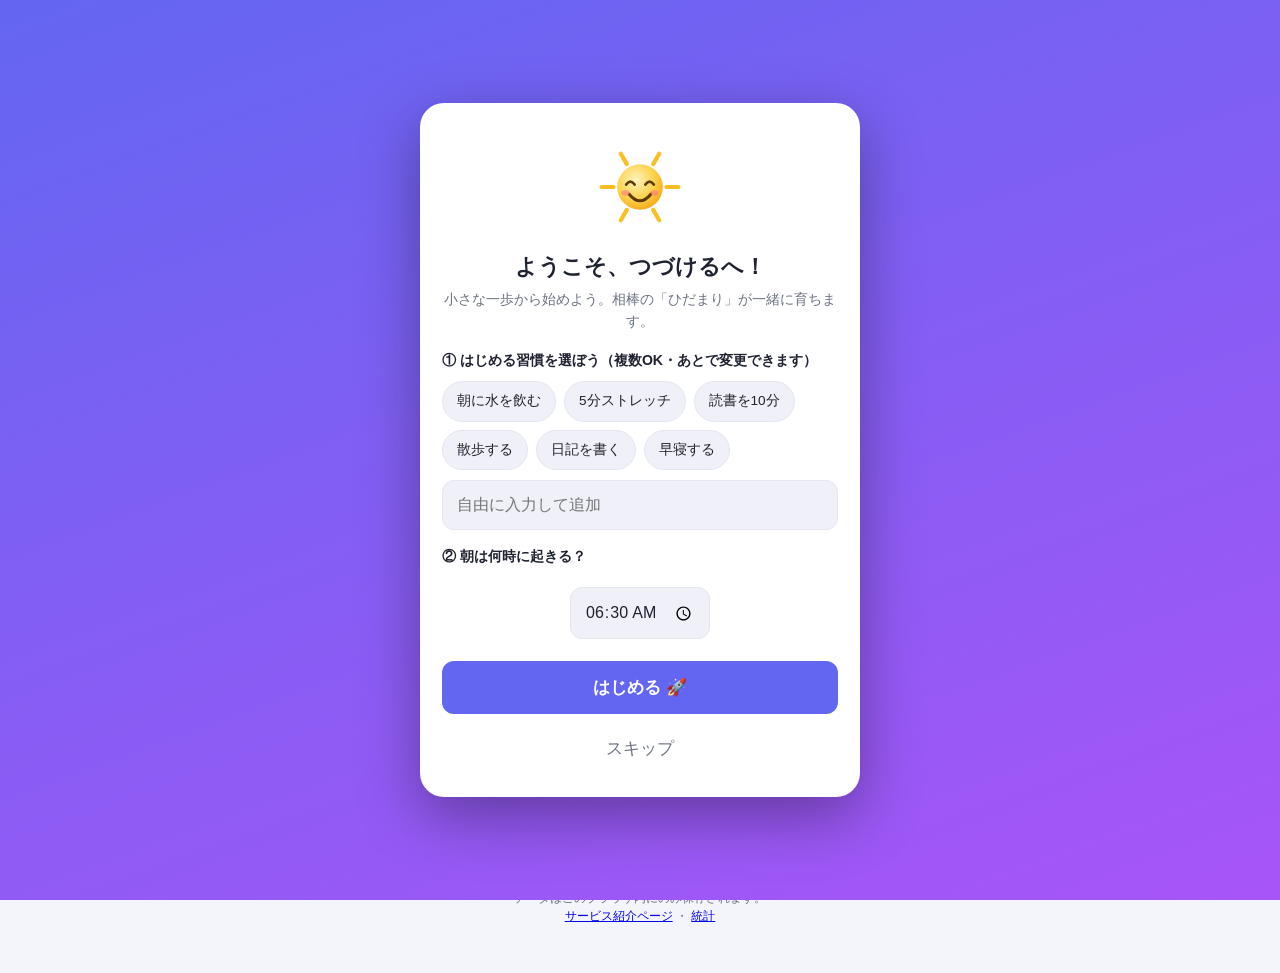
<file: index.html>
<!DOCTYPE html>
<html lang="ja">
<head>
  <meta charset="UTF-8" />
  <meta name="viewport" content="width=device-width, initial-scale=1.0" />
  <meta name="theme-color" content="#6366f1" />
  <title>つづける — 習慣化アプリ</title>
  <meta name="description" content="習慣を記録し、寝坊にはお金のペナルティ。続ける力を育てるアプリ。" />
  <meta property="og:title" content="つづける — 習慣化＆朝チャレンジ" />
  <meta property="og:description" content="毎日の習慣を記録。寝坊すると遅刻1分ごとに課金される朝チャレンジ付き。" />
  <meta property="og:type" content="website" />
  <meta property="og:image" content="icons/og.png" />
  <meta name="twitter:card" content="summary_large_image" />
  <meta name="twitter:image" content="icons/og.png" />
  <meta name="apple-mobile-web-app-capable" content="yes" />
  <meta name="apple-mobile-web-app-status-bar-style" content="black-translucent" />
  <meta name="apple-mobile-web-app-title" content="つづける" />
  <link rel="apple-touch-icon" href="icons/icon-192.png" />
  <link rel="icon" href="icons/icon-192.png" />
  <link rel="manifest" href="manifest.webmanifest" />
  <link rel="stylesheet" href="styles.css" />
</head>
<body>
  <div class="app">
    <header class="header">
      <div class="header__title">
        <h1>つづける</h1>
        <p class="header__date" id="todayLabel"></p>
      </div>
      <div class="header__actions">
        <button class="btn btn--icon" id="installBtn" title="ホーム画面に追加" aria-label="ホーム画面に追加" hidden>📲</button>
        <button class="btn btn--icon" id="soundToggle" title="効果音" aria-label="効果音">🔊</button>
        <a class="btn btn--icon" href="morning.html" title="朝チャレンジ" aria-label="朝チャレンジ">⏰</a>
        <a class="btn btn--icon" href="rangers.html" title="ゆるレンジャー（ミニゲーム）" aria-label="ゆるレンジャー">⚔️</a>
        <a class="btn btn--icon" href="stats.html" title="統計" aria-label="統計">📊</a>
        <button class="btn btn--icon" id="themeToggle" title="テーマ切り替え" aria-label="テーマ切り替え">🌙</button>
      </div>
    </header>

    <section class="mascot" id="mascot" aria-live="polite"></section>

    <section class="levelbar" id="levelbar"></section>

    <section class="summary" id="summary" aria-live="polite"></section>

    <section class="heatmap" id="heatmap"></section>

    <main>
      <ul class="habit-list" id="habitList"></ul>
      <p class="empty" id="emptyState" hidden>
        まだ習慣がありません。<br />下のフォームから最初の習慣を追加しましょう。
      </p>
    </main>

    <form class="add-form" id="addForm" autocomplete="off">
      <input
        class="add-form__input"
        id="habitInput"
        type="text"
        maxlength="40"
        placeholder="新しい習慣（例：朝に水を飲む）"
        aria-label="新しい習慣"
        required
      />
      <button class="btn btn--primary" type="submit">追加</button>
    </form>

    <div class="cta">
      <button class="btn btn--ghost" id="shareBtn">📣 成果をシェア</button>
    </div>

    <footer class="footer">
      <p>データはこのブラウザ内にのみ保存されます。</p>
      <p><a href="landing.html">サービス紹介ページ</a> ・ <a href="stats.html">統計</a></p>
    </footer>
  </div>

  <script src="fun.js"></script>
  <script src="mascot.js"></script>
  <script src="reminders.js"></script>
  <script src="app.js"></script>
</body>
</html>
</file>
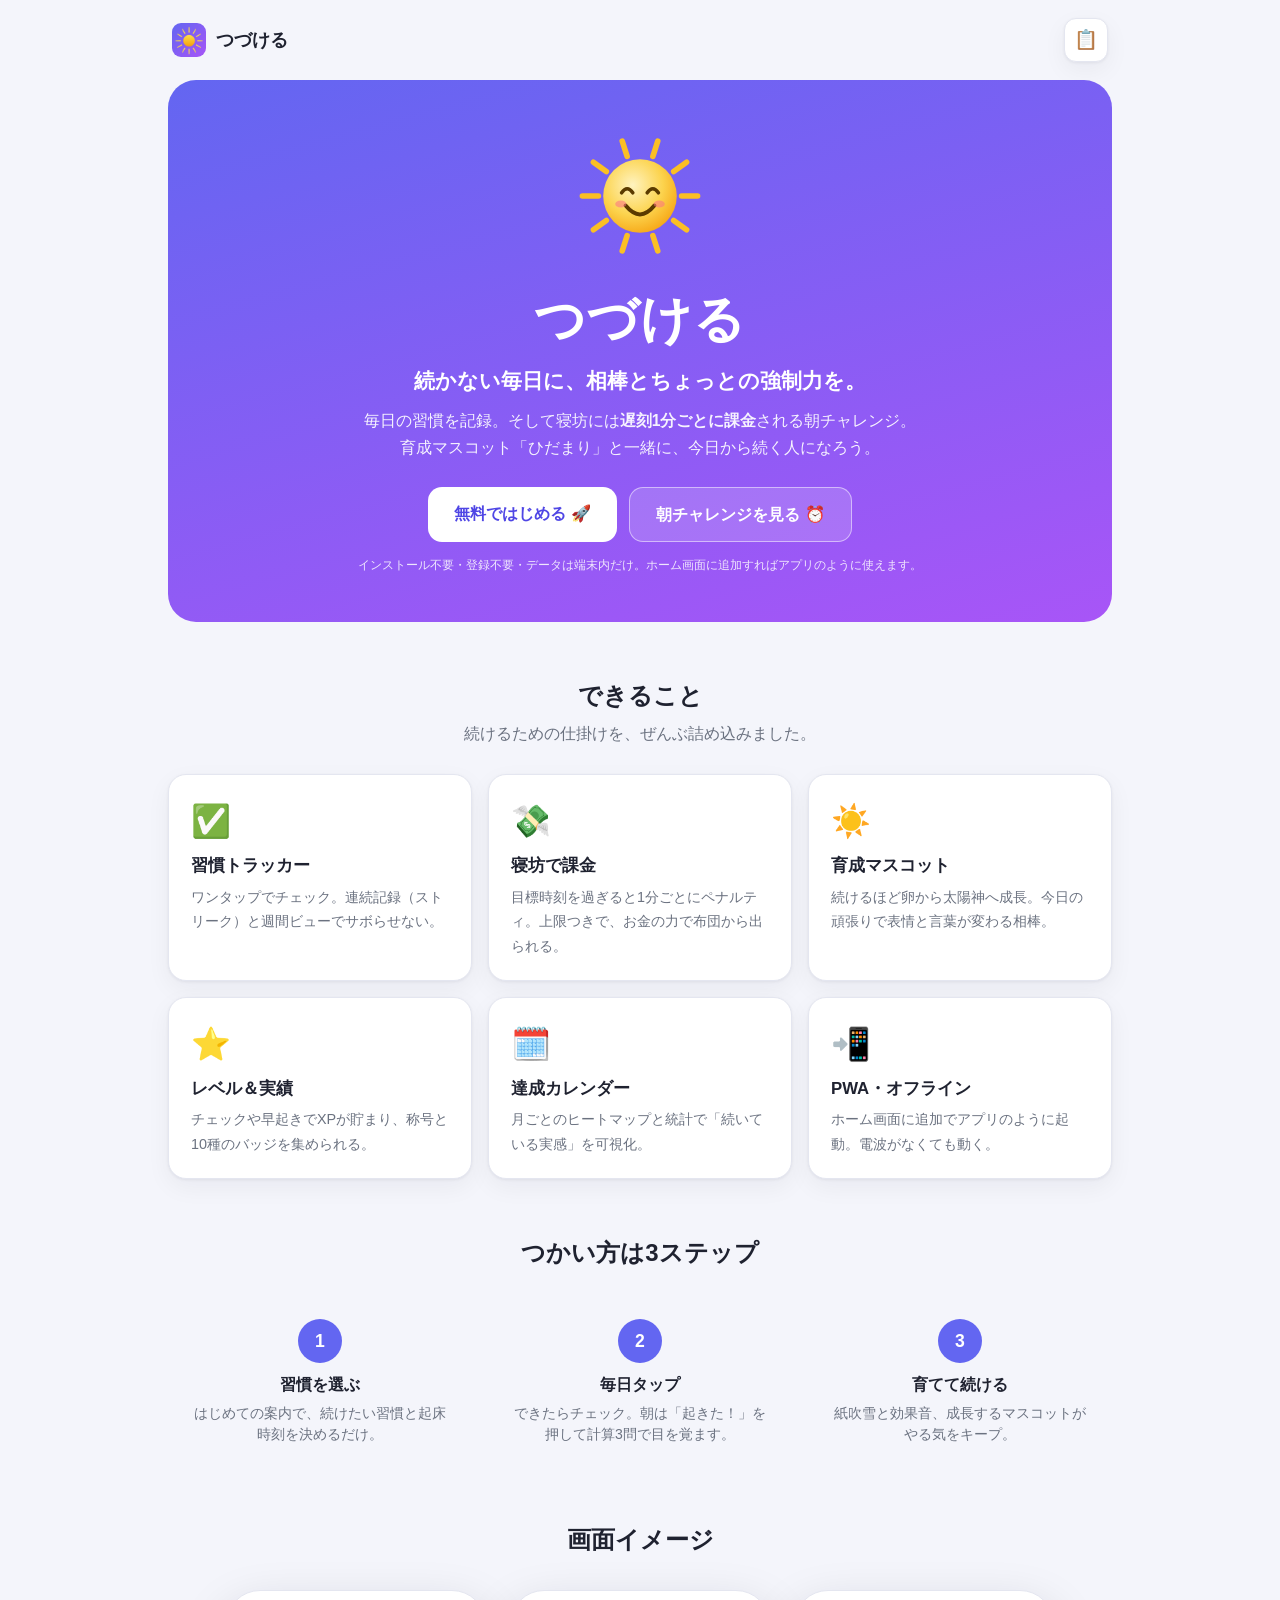
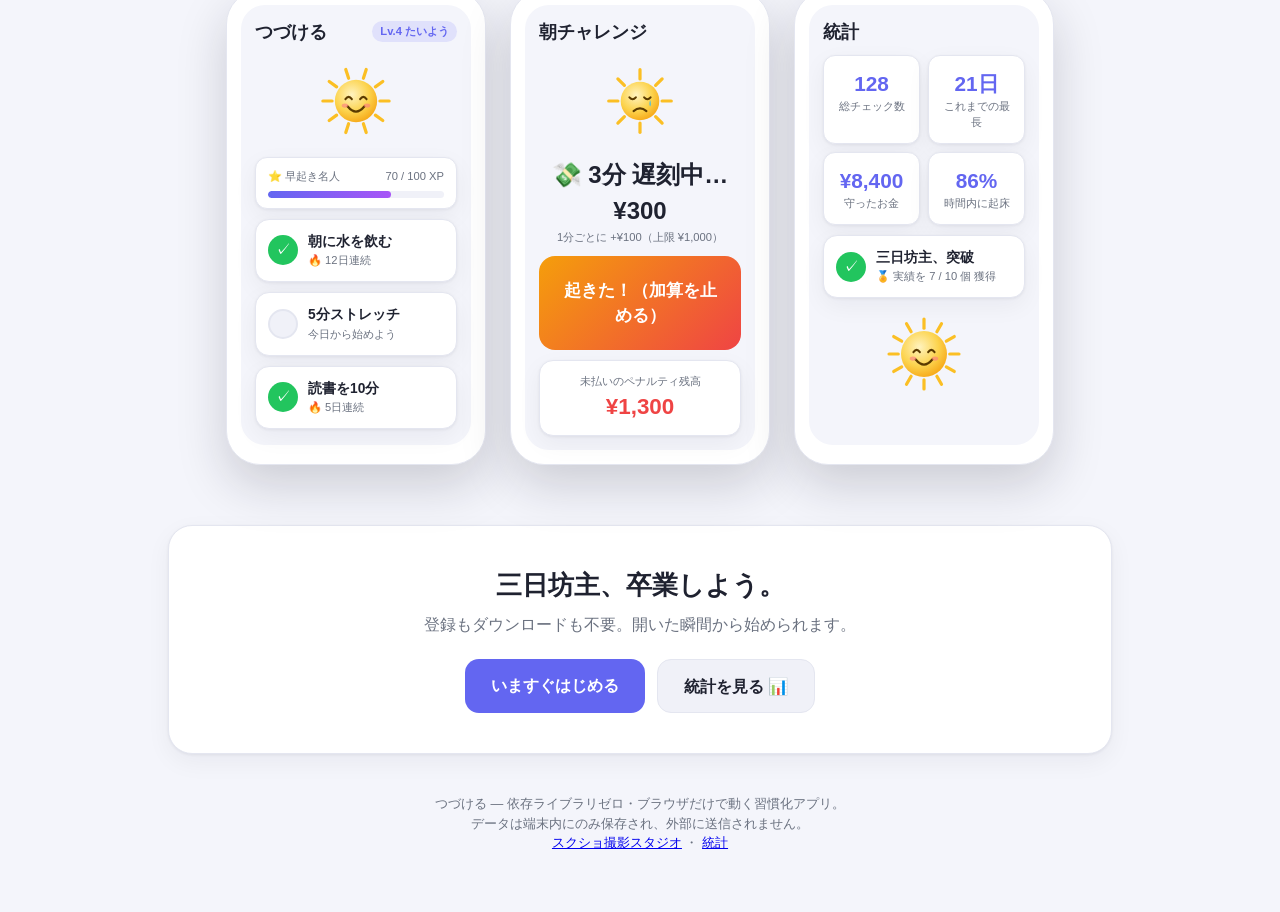
<file: landing.html>
<!DOCTYPE html>
<html lang="ja">
<head>
  <meta charset="UTF-8" />
  <meta name="viewport" content="width=device-width, initial-scale=1.0" />
  <meta name="theme-color" content="#6366f1" />
  <title>つづける — 習慣化＆“寝坊で課金”の朝チャレンジ</title>
  <meta name="description" content="毎日の習慣を記録し、寝坊には遅刻1分ごとに課金。育成マスコットと一緒に続ける、依存ライブラリゼロのアプリ。" />
  <meta property="og:title" content="つづける — 習慣化＆朝チャレンジ" />
  <meta property="og:description" content="寝坊すると遅刻1分ごとに課金。お金の力と相棒マスコットで早起きを習慣化。" />
  <meta property="og:type" content="website" />
  <meta property="og:image" content="icons/og.png" />
  <meta name="twitter:card" content="summary_large_image" />
  <meta name="twitter:image" content="icons/og.png" />
  <link rel="apple-touch-icon" href="icons/icon-192.png" />
  <link rel="icon" href="icons/icon-192.png" />
  <link rel="manifest" href="manifest.webmanifest" />
  <link rel="stylesheet" href="styles.css" />
  <style>
    .lp { max-width: 980px; margin: 0 auto; padding: 0 18px 60px; }
    .lp__nav {
      display: flex; align-items: center; justify-content: space-between;
      padding: 18px 4px;
    }
    .lp__brand { display: flex; align-items: center; gap: 10px; font-weight: 800; font-size: 1.1rem; }
    .lp__brand img { width: 34px; height: 34px; border-radius: 9px; }

    .hero {
      text-align: center;
      padding: 36px 16px 48px;
      background: linear-gradient(165deg, #6366f1, #a855f7);
      border-radius: 28px;
      color: #fff;
      position: relative;
      overflow: hidden;
    }
    .hero__mascot { width: 160px; margin: 0 auto 6px; }
    .hero__mascot .mascot__stage { display: none; }
    .hero__mascot .mascot__art { width: 160px; animation: mascot-bob 3s ease-in-out infinite; }
    .hero h1 { font-size: clamp(2rem, 6vw, 3.2rem); font-weight: 900; letter-spacing: 0.02em; }
    .hero__tag { font-size: clamp(1rem, 3.4vw, 1.3rem); font-weight: 700; margin-top: 6px; }
    .hero__sub { opacity: 0.92; margin: 12px auto 0; max-width: 560px; font-size: 0.98rem; line-height: 1.7; }
    .hero__cta { display: flex; gap: 12px; justify-content: center; flex-wrap: wrap; margin-top: 26px; }
    .lp-btn {
      font: inherit; font-weight: 700; cursor: pointer; text-decoration: none;
      padding: 14px 26px; border-radius: 14px; border: none; font-size: 1.02rem;
      transition: transform 0.08s ease, opacity 0.15s ease;
    }
    .lp-btn:active { transform: scale(0.96); }
    .lp-btn--solid { background: #fff; color: #4f46e5; }
    .lp-btn--ghost { background: rgba(255,255,255,0.16); color: #fff; border: 1px solid rgba(255,255,255,0.5); }
    .hero__hint { font-size: 0.78rem; opacity: 0.85; margin-top: 14px; }

    .lp-section { margin-top: 56px; }
    .lp-section h2 { text-align: center; font-size: 1.5rem; font-weight: 800; }
    .lp-section p.lead { text-align: center; color: var(--text-muted); margin-top: 8px; }

    .features { display: grid; grid-template-columns: repeat(auto-fit, minmax(240px, 1fr)); gap: 16px; margin-top: 28px; }
    .feature {
      background: var(--surface); border: 1px solid var(--border);
      border-radius: 18px; padding: 22px; box-shadow: var(--shadow);
    }
    .feature__icon { font-size: 2rem; }
    .feature h3 { font-size: 1.05rem; margin-top: 8px; }
    .feature p { color: var(--text-muted); font-size: 0.9rem; margin-top: 6px; line-height: 1.7; }

    .steps { display: grid; grid-template-columns: repeat(auto-fit, minmax(220px, 1fr)); gap: 16px; margin-top: 28px; }
    .step { text-align: center; padding: 20px; }
    .step__no {
      width: 44px; height: 44px; border-radius: 50%; background: var(--primary); color: #fff;
      display: grid; place-items: center; font-weight: 800; margin: 0 auto 10px; font-size: 1.1rem;
    }
    .step h3 { font-size: 1rem; }
    .step p { color: var(--text-muted); font-size: 0.88rem; margin-top: 6px; }

    /* 端末モックアップ（共有スタイルは styles.css） */
    .mockups { display: flex; gap: 24px; justify-content: center; flex-wrap: wrap; margin-top: 32px; }

    .final {
      margin-top: 60px; text-align: center; background: var(--surface);
      border: 1px solid var(--border); border-radius: 24px; padding: 40px 20px; box-shadow: var(--shadow);
    }
    .final h2 { font-size: 1.6rem; }
    .final p { color: var(--text-muted); margin-top: 8px; }
    .final .hero__cta { margin-top: 22px; }
    .final .lp-btn--solid { background: var(--primary); color: #fff; }
    .final .lp-btn--ghost { background: var(--surface-2); color: var(--text); border-color: var(--border); }

    .lp-footer { text-align: center; color: var(--text-muted); font-size: 0.8rem; margin-top: 40px; }
  </style>
</head>
<body>
  <div class="lp">
    <nav class="lp__nav">
      <div class="lp__brand"><img src="icons/icon-192.png" alt="" />つづける</div>
      <a class="btn btn--icon" href="index.html" title="アプリを開く" aria-label="アプリを開く">📋</a>
    </nav>

    <header class="hero">
      <div class="hero__mascot" id="heroMascot"></div>
      <h1>つづける</h1>
      <p class="hero__tag">続かない毎日に、相棒とちょっとの強制力を。</p>
      <p class="hero__sub">
        毎日の習慣を記録。そして寝坊には<strong>遅刻1分ごとに課金</strong>される朝チャレンジ。
        育成マスコット「ひだまり」と一緒に、今日から続く人になろう。
      </p>
      <div class="hero__cta">
        <a class="lp-btn lp-btn--solid" href="index.html">無料ではじめる 🚀</a>
        <a class="lp-btn lp-btn--ghost" href="morning.html">朝チャレンジを見る ⏰</a>
      </div>
      <p class="hero__hint">インストール不要・登録不要・データは端末内だけ。ホーム画面に追加すればアプリのように使えます。</p>
    </header>

    <section class="lp-section">
      <h2>できること</h2>
      <p class="lead">続けるための仕掛けを、ぜんぶ詰め込みました。</p>
      <div class="features">
        <div class="feature"><div class="feature__icon">✅</div><h3>習慣トラッカー</h3><p>ワンタップでチェック。連続記録（ストリーク）と週間ビューでサボらせない。</p></div>
        <div class="feature"><div class="feature__icon">💸</div><h3>寝坊で課金</h3><p>目標時刻を過ぎると1分ごとにペナルティ。上限つきで、お金の力で布団から出られる。</p></div>
        <div class="feature"><div class="feature__icon">☀️</div><h3>育成マスコット</h3><p>続けるほど卵から太陽神へ成長。今日の頑張りで表情と言葉が変わる相棒。</p></div>
        <div class="feature"><div class="feature__icon">⭐</div><h3>レベル＆実績</h3><p>チェックや早起きでXPが貯まり、称号と10種のバッジを集められる。</p></div>
        <div class="feature"><div class="feature__icon">🗓️</div><h3>達成カレンダー</h3><p>月ごとのヒートマップと統計で「続いている実感」を可視化。</p></div>
        <div class="feature"><div class="feature__icon">📲</div><h3>PWA・オフライン</h3><p>ホーム画面に追加でアプリのように起動。電波がなくても動く。</p></div>
      </div>
    </section>

    <section class="lp-section">
      <h2>つかい方は3ステップ</h2>
      <div class="steps">
        <div class="step"><div class="step__no">1</div><h3>習慣を選ぶ</h3><p>はじめての案内で、続けたい習慣と起床時刻を決めるだけ。</p></div>
        <div class="step"><div class="step__no">2</div><h3>毎日タップ</h3><p>できたらチェック。朝は「起きた！」を押して計算3問で目を覚ます。</p></div>
        <div class="step"><div class="step__no">3</div><h3>育てて続ける</h3><p>紙吹雪と効果音、成長するマスコットがやる気をキープ。</p></div>
      </div>
    </section>

    <section class="lp-section">
      <h2>画面イメージ</h2>
      <div class="mockups">
        <div class="phone"><div class="phone__screen" id="mkHome"></div></div>
        <div class="phone"><div class="phone__screen" id="mkMorning"></div></div>
        <div class="phone"><div class="phone__screen" id="mkStats"></div></div>
      </div>
    </section>

    <section class="final">
      <h2>三日坊主、卒業しよう。</h2>
      <p>登録もダウンロードも不要。開いた瞬間から始められます。</p>
      <div class="hero__cta">
        <a class="lp-btn lp-btn--solid" href="index.html">いますぐはじめる</a>
        <a class="lp-btn lp-btn--ghost" href="stats.html">統計を見る 📊</a>
      </div>
    </section>

    <p class="lp-footer">つづける — 依存ライブラリゼロ・ブラウザだけで動く習慣化アプリ。<br />データは端末内にのみ保存され、外部に送信されません。<br /><a href="shots.html">スクショ撮影スタジオ</a> ・ <a href="stats.html">統計</a></p>
  </div>

  <script src="mascot.js"></script>
  <script src="mockups.js"></script>
  <script>
    // テーマを引き継ぐ
    (function () {
      var saved = localStorage.getItem("tsuzukeru.theme");
      if (saved) document.documentElement.setAttribute("data-theme", saved);
      else if (window.matchMedia && matchMedia("(prefers-color-scheme: dark)").matches)
        document.documentElement.setAttribute("data-theme", "dark");
    })();
    if (window.Mascot) {
      Mascot.render(document.getElementById("heroMascot"),
        { stage: Mascot.STAGES[3], mood: "happy", line: "" }, { withBubble: false });
    }
    if (window.Mockups) {
      document.getElementById("mkHome").innerHTML = Mockups.home();
      document.getElementById("mkMorning").innerHTML = Mockups.morning();
      document.getElementById("mkStats").innerHTML = Mockups.stats();
    }
    if ("serviceWorker" in navigator && location.protocol !== "file:") {
      navigator.serviceWorker.register("sw.js").catch(function () {});
    }
  </script>
</body>
</html>
</file>
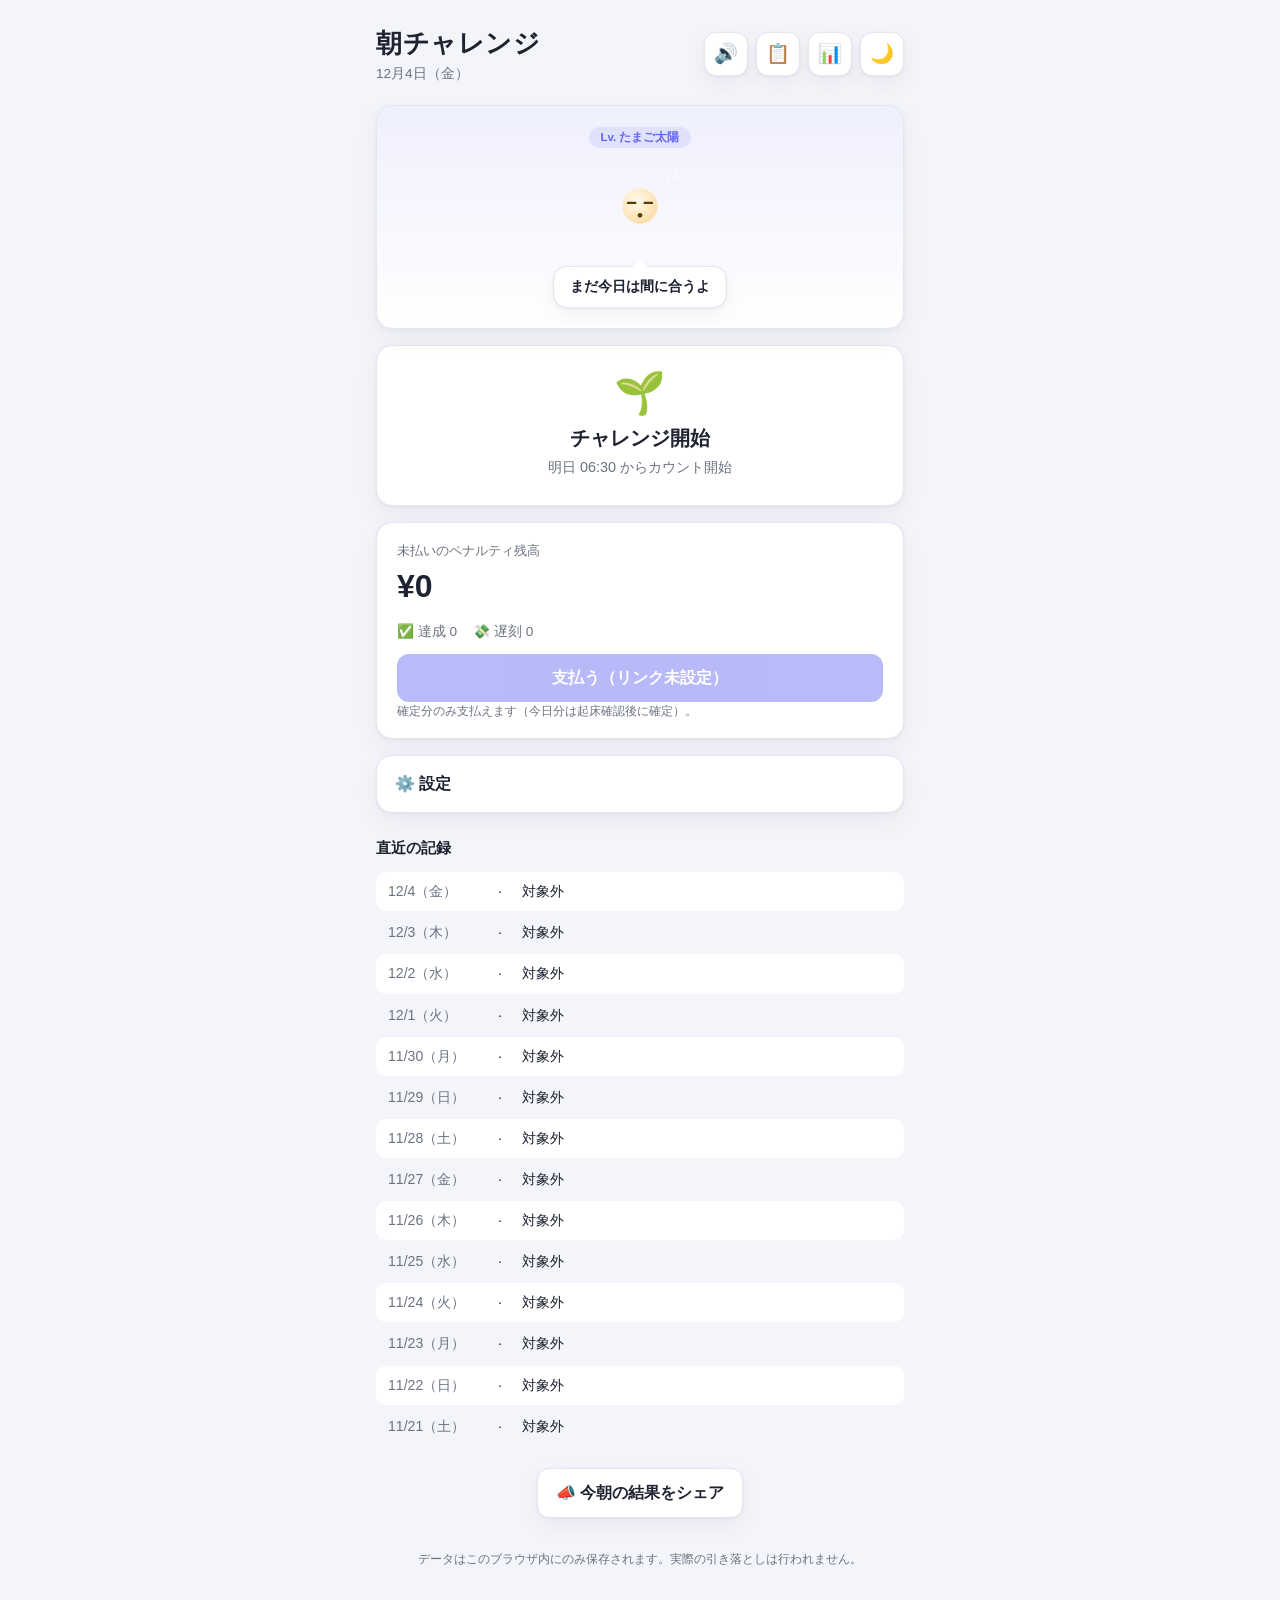
<file: morning.html>
<!DOCTYPE html>
<html lang="ja">
<head>
  <meta charset="UTF-8" />
  <meta name="viewport" content="width=device-width, initial-scale=1.0" />
  <meta name="theme-color" content="#6366f1" />
  <title>朝チャレンジ — つづける</title>
  <meta name="description" content="寝坊すると遅刻1分ごとに課金。お金の力で早起きを習慣化する朝チャレンジ。" />
  <meta property="og:title" content="朝チャレンジ — つづける" />
  <meta property="og:description" content="目標時刻を過ぎると1分ごとにペナルティが加算。お金の力で早起きを習慣化。" />
  <meta name="apple-mobile-web-app-capable" content="yes" />
  <meta name="apple-mobile-web-app-status-bar-style" content="black-translucent" />
  <meta name="apple-mobile-web-app-title" content="つづける" />
  <link rel="apple-touch-icon" href="icons/icon-192.png" />
  <link rel="icon" href="icons/icon-192.png" />
  <link rel="manifest" href="manifest.webmanifest" />
  <link rel="stylesheet" href="styles.css" />
</head>
<body>
  <div class="app">
    <header class="header">
      <div class="header__title">
        <h1>朝チャレンジ</h1>
        <p class="header__date" id="todayLabel"></p>
      </div>
      <div class="header__actions">
        <button class="btn btn--icon" id="installBtn" title="ホーム画面に追加" aria-label="ホーム画面に追加" hidden>📲</button>
        <button class="btn btn--icon" id="soundToggle" title="効果音" aria-label="効果音">🔊</button>
        <a class="btn btn--icon" href="index.html" title="習慣一覧へ" aria-label="習慣一覧へ">📋</a>
        <a class="btn btn--icon" href="stats.html" title="統計" aria-label="統計">📊</a>
        <button class="btn btn--icon" id="themeToggle" title="テーマ切り替え" aria-label="テーマ切り替え">🌙</button>
      </div>
    </header>

    <section class="mascot mascot--compact" id="mascot" aria-live="polite"></section>

    <!-- 今日の状態 -->
    <section class="morning-status" id="statusCard"></section>

    <!-- 起きた！ボタン / 認証 -->
    <section class="wake" id="wakeArea"></section>

    <!-- 残高 -->
    <section class="balance" id="balanceCard"></section>

    <!-- 設定 -->
    <details class="settings" id="settings">
      <summary>設定</summary>
      <form id="settingsForm" class="settings__form" autocomplete="off">
        <label class="field">
          <span>起床の目標時刻</span>
          <input type="time" id="targetTime" required />
        </label>
        <label class="field">
          <span>遅刻1分あたりの単価（円／分）</span>
          <input type="number" id="ratePerMin" min="0" step="10" required />
        </label>
        <label class="field">
          <span>1日の上限（円）</span>
          <input type="number" id="cap" min="0" step="100" required />
        </label>
        <label class="field">
          <span>支払いリンク（任意：Stripe / PayPay / Kyash 等のURL）</span>
          <input type="url" id="payUrl" placeholder="https://..." />
        </label>

        <div class="field field--switch">
          <label class="switch">
            <input type="checkbox" id="remMorning" />
            <span>起床リマインダー（目標時刻に通知）</span>
          </label>
          <label class="switch">
            <input type="checkbox" id="remHabit" />
            <span>習慣リマインダー</span>
            <input type="time" id="remHabitTime" value="21:00" class="switch__time" />
          </label>
          <p class="settings__hint" id="remHint"></p>
        </div>

        <button type="submit" class="btn btn--primary">設定を保存</button>
        <p class="settings__hint">
          支払いリンクを入れておくと「支払う」ボタンからそのページを開けます。
        </p>
      </form>
    </details>

    <!-- 履歴 -->
    <section>
      <h2 class="section-title">直近の記録</h2>
      <ul class="log" id="logList"></ul>
    </section>

    <div class="cta">
      <button class="btn btn--ghost" id="shareBtn">📣 今朝の結果をシェア</button>
    </div>

    <footer class="footer">
      <p>データはこのブラウザ内にのみ保存されます。実際の引き落としは行われません。</p>
    </footer>
  </div>

  <script src="fun.js"></script>
  <script src="mascot.js"></script>
  <script src="reminders.js"></script>
  <script src="morning.js"></script>
</body>
</html>
</file>
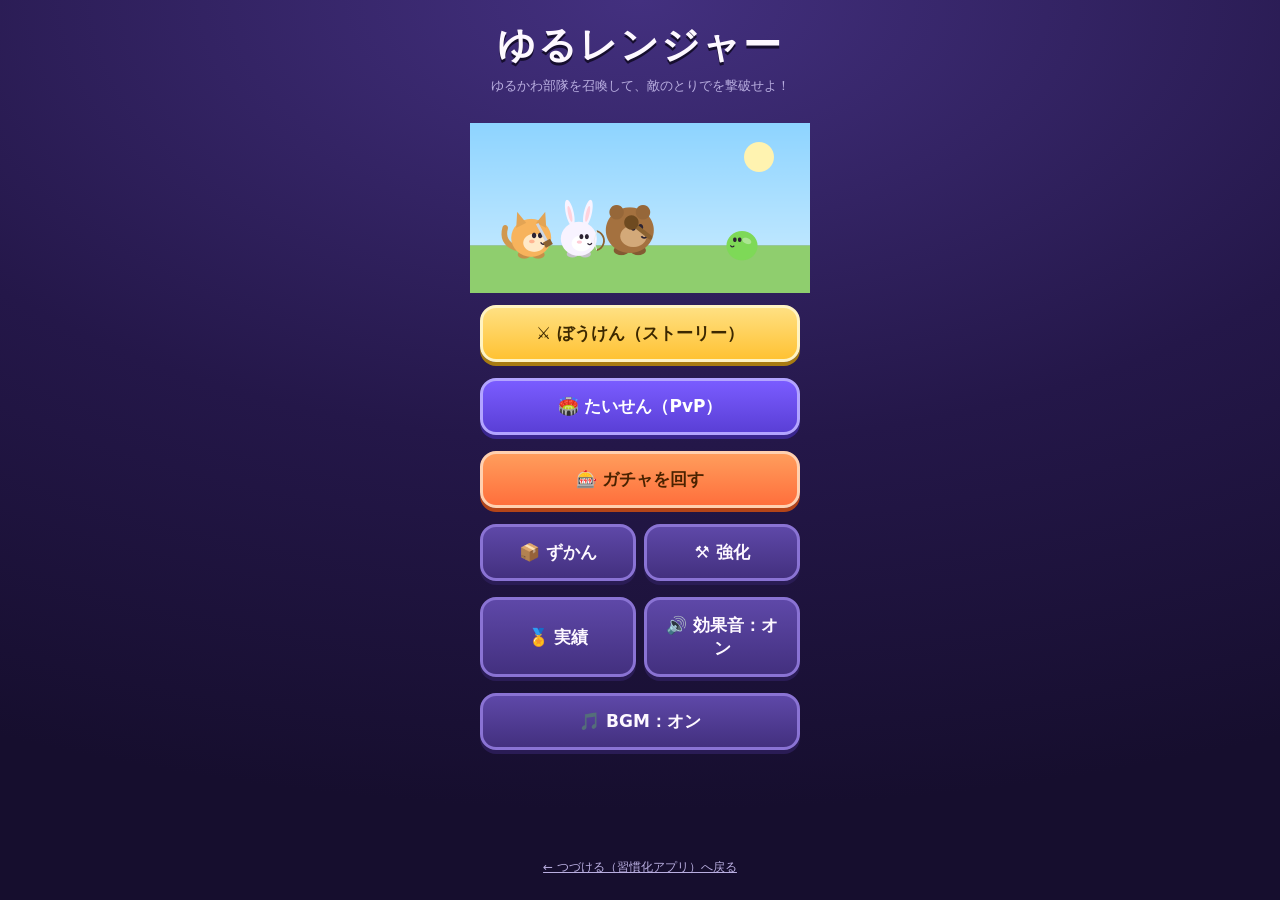
<file: rangers.html>
<!DOCTYPE html>
<html lang="ja">
<head>
  <meta charset="UTF-8" />
  <meta name="viewport" content="width=device-width, initial-scale=1.0, maximum-scale=1.0, user-scalable=no" />
  <meta name="theme-color" content="#2b1d4f" />
  <title>ゆるレンジャー — みんなで進撃ディフェンス</title>
  <meta name="description" content="ゆるかわユニットを召喚して敵のとりでを撃破！横スクロール型ディフェンスゲーム。" />
  <meta name="apple-mobile-web-app-capable" content="yes" />
  <meta name="apple-mobile-web-app-status-bar-style" content="black-translucent" />
  <link rel="apple-touch-icon" href="icons/icon-192.png" />
  <link rel="icon" href="icons/icon-192.png" />
  <style>
    :root {
      --hud-h: 118px;
      --panel: #2b1d4f;
      --panel-2: #3a2a68;
      --panel-3: #4c3a85;
      --accent: #ffd54a;
      --accent-2: #7ce7a2;
      --danger: #ff6b81;
      --text: #fdf8ff;
      --muted: #b9aee0;
    }
    * { margin: 0; padding: 0; box-sizing: border-box; -webkit-tap-highlight-color: transparent; }
    html, body { height: 100%; overscroll-behavior: none; }
    body {
      font-family: "Hiragino Maru Gothic ProN", "BIZ UDGothic", "Yu Gothic", system-ui, sans-serif;
      background: #1a1133;
      color: var(--text);
      overflow: hidden;
      touch-action: manipulation;
      user-select: none;
      -webkit-user-select: none;
    }
    button { font-family: inherit; color: inherit; border: none; background: none; cursor: pointer; }

    #stage-wrap {
      position: fixed; inset: 0;
      display: flex; flex-direction: column;
    }
    #field-wrap { position: relative; flex: 1; min-height: 0; }
    #field { position: absolute; inset: 0; width: 100%; height: 100%; display: block; }

    /* ===== 戦闘中の上部ボタン ===== */
    #battle-top {
      position: absolute; top: calc(8px + env(safe-area-inset-top)); right: 10px;
      display: none; gap: 8px; z-index: 5;
    }
    #battle-top button {
      width: 44px; height: 44px; border-radius: 12px;
      background: rgba(26, 17, 51, 0.72); color: var(--text);
      font-size: 18px; font-weight: 700;
      border: 2px solid rgba(255, 255, 255, 0.25);
      backdrop-filter: blur(4px);
    }
    #battle-top button:active { transform: scale(0.93); }

    /* ===== 戦闘HUD（下部） ===== */
    #hud {
      display: none; flex-direction: column; gap: 6px;
      padding: 8px 10px calc(8px + env(safe-area-inset-bottom));
      background: linear-gradient(180deg, var(--panel) 0%, #221542 100%);
      border-top: 3px solid var(--panel-3);
      z-index: 6;
    }
    #fever-bar {
      height: 7px; border-radius: 4px; overflow: hidden;
      background: #1c1238; border: 1px solid var(--panel-3);
    }
    #fever-fill {
      height: 100%; width: 0%;
      background: linear-gradient(90deg, #ff6f3c, #ffd54a, #7ce7a2);
      transition: width 150ms;
    }
    #fever-fill.active {
      width: 100% !important;
      background: linear-gradient(90deg, #ff5c8a, #ffd54a, #7ce7ff, #ff5c8a);
      background-size: 200% 100%;
      animation: feverFlow 0.8s linear infinite;
    }
    @keyframes feverFlow { to { background-position: 200% 0; } }
    #mana-row { display: flex; align-items: center; gap: 8px; }
    #mana-bar {
      flex: 1; height: 22px; border-radius: 11px;
      background: #1c1238; border: 2px solid var(--panel-3);
      position: relative; overflow: hidden;
    }
    #mana-fill {
      position: absolute; inset: 0; width: 0%;
      background: linear-gradient(90deg, #4cc3ff, #7ce7ff);
      border-radius: 9px;
      transition: width 80ms linear;
    }
    #mana-text {
      position: absolute; inset: 0;
      display: flex; align-items: center; justify-content: center;
      font-size: 12px; font-weight: 800; color: #fff;
      text-shadow: 0 1px 2px rgba(0,0,0,0.6);
    }
    #mana-up {
      height: 34px; padding: 0 12px; border-radius: 10px;
      background: linear-gradient(180deg, #5e48a8, #43307f);
      border: 2px solid #7c64c9;
      font-size: 12px; font-weight: 800; white-space: nowrap;
    }
    #mana-up:disabled { opacity: 0.45; }
    #mana-up:not(:disabled):active { transform: scale(0.95); }

    #card-row { display: flex; gap: 8px; align-items: stretch; }
    .unit-card {
      position: relative; flex: 1; min-width: 0;
      border-radius: 12px; overflow: hidden;
      background: linear-gradient(180deg, #46357c, #332459);
      border: 2px solid #6a55b5;
      padding: 4px 2px 3px;
      display: flex; flex-direction: column; align-items: center; gap: 1px;
      transition: filter 120ms;
    }
    .unit-card canvas { width: 42px; height: 42px; display: block; }
    .unit-card .u-name { font-size: 10px; font-weight: 700; color: var(--muted); line-height: 1; }
    .unit-card .u-cost {
      font-size: 12px; font-weight: 900; color: var(--accent); line-height: 1.2;
      text-shadow: 0 1px 0 rgba(0,0,0,0.5);
    }
    .unit-card .cd-mask {
      position: absolute; left: 0; right: 0; bottom: 0; height: 0%;
      background: rgba(10, 5, 25, 0.7); pointer-events: none;
    }
    .unit-card.unaffordable { filter: grayscale(0.85) brightness(0.7); }
    .unit-card:active:not(.unaffordable) { transform: scale(0.94); }
    .unit-card .u-lv {
      position: absolute; top: 2px; left: 4px;
      font-size: 9px; font-weight: 800; color: #cdeaff;
      text-shadow: 0 1px 1px rgba(0,0,0,0.7);
    }
    .unit-card.locked { filter: grayscale(1) brightness(0.5); }
    .unit-card.locked .u-cost { color: var(--muted); font-size: 9px; }
    .unit-card .u-lock {
      position: absolute; top: 50%; left: 50%; transform: translate(-50%, -60%);
      font-size: 20px; pointer-events: none;
    }
    #skill-btn {
      width: 64px; border-radius: 12px; position: relative; overflow: hidden;
      background: linear-gradient(180deg, #b3471d, #7d2c12);
      border: 2px solid #ff9d5c;
      display: flex; flex-direction: column; align-items: center; justify-content: center; gap: 2px;
      font-weight: 900;
    }
    #skill-btn .s-icon { font-size: 22px; line-height: 1; }
    #skill-btn .s-label { font-size: 10px; }
    #skill-btn .cd-mask {
      position: absolute; left: 0; right: 0; bottom: 0; height: 0%;
      background: rgba(10, 5, 25, 0.75); pointer-events: none;
    }
    #skill-btn:disabled { filter: grayscale(0.6) brightness(0.75); }
    #skill-btn:not(:disabled):active { transform: scale(0.94); }

    /* ===== オーバーレイ画面共通 ===== */
    .screen {
      position: absolute; inset: 0; z-index: 10;
      display: none; flex-direction: column; align-items: center;
      overflow-y: auto;
      padding: calc(20px + env(safe-area-inset-top)) 16px calc(24px + env(safe-area-inset-bottom));
      background: radial-gradient(120% 90% at 50% 0%, #43307f 0%, #241749 55%, #160e2e 100%);
    }
    .screen.visible { display: flex; }
    .screen h1 { font-size: 38px; letter-spacing: 2px; text-shadow: 0 3px 0 #160e2e; }
    .screen h2 { font-size: 20px; margin-bottom: 12px; }
    .subtitle { color: var(--muted); font-size: 13px; margin: 6px 0 22px; }

    .big-btn {
      display: block; width: min(320px, 86vw);
      padding: 14px; margin: 8px 0; border-radius: 16px;
      font-size: 17px; font-weight: 900; color: #3c2800;
      background: linear-gradient(180deg, #ffe082, #ffc233);
      border: 3px solid #fff3c2;
      box-shadow: 0 4px 0 #a87b12;
    }
    .big-btn:active { transform: translateY(3px); box-shadow: 0 1px 0 #a87b12; }
    .big-btn.secondary {
      color: var(--text);
      background: linear-gradient(180deg, #5e48a8, #43307f);
      border-color: #8a73d4; box-shadow: 0 4px 0 #2a1c55;
    }

    #title-canvas { width: min(340px, 88vw); height: 170px; margin: 6px 0 4px; }

    /* ===== ステージ選択 ===== */
    .gold-chip {
      display: inline-flex; align-items: center; gap: 6px;
      background: #1c1238; border: 2px solid var(--panel-3);
      border-radius: 999px; padding: 5px 14px;
      font-weight: 900; color: var(--accent); font-size: 14px;
      margin-bottom: 14px;
    }
    #stage-grid {
      display: grid; grid-template-columns: repeat(4, 1fr);
      gap: 10px; width: min(420px, 92vw); margin-bottom: 18px;
    }
    .stage-node {
      aspect-ratio: 1; border-radius: 14px;
      background: linear-gradient(180deg, #46357c, #332459);
      border: 2px solid #6a55b5;
      display: flex; flex-direction: column; align-items: center; justify-content: center; gap: 2px;
      font-weight: 900;
    }
    .stage-node .n { font-size: 20px; }
    .stage-node .stars { font-size: 10px; letter-spacing: 1px; color: var(--accent); }
    .stage-node .boss-mark { font-size: 10px; color: var(--danger); }
    .stage-node.locked { filter: grayscale(0.9) brightness(0.55); }
    .stage-node:not(.locked):active { transform: scale(0.94); }
    .stage-node.endless {
      grid-column: 1 / -1; aspect-ratio: auto; padding: 12px;
      background: linear-gradient(180deg, #6a2a7c, #44195a);
      border-color: #b677dd;
    }
    .stage-node.endless .n { font-size: 16px; }
    .stage-node.endless .best { font-size: 11px; color: var(--muted); }

    /* ===== 編成・強化 ===== */
    #upgrade-list { width: min(440px, 94vw); display: flex; flex-direction: column; gap: 8px; margin-bottom: 16px; }
    .up-row {
      display: flex; align-items: center; gap: 10px;
      background: #1c1238; border: 2px solid var(--panel-3);
      border-radius: 14px; padding: 8px 10px;
    }
    .up-row canvas { width: 48px; height: 48px; flex: none; }
    .up-info { flex: 1; min-width: 0; }
    .up-info .nm { font-weight: 900; font-size: 14px; }
    .up-info .desc { font-size: 11px; color: var(--muted); }
    .up-info .st { font-size: 11px; color: #cdeaff; margin-top: 2px; }
    .up-btn {
      flex: none; padding: 8px 10px; border-radius: 10px;
      background: linear-gradient(180deg, #ffe082, #ffc233);
      color: #3c2800; font-weight: 900; font-size: 12px;
      border: 2px solid #fff3c2; min-width: 86px; text-align: center;
    }
    .up-btn:disabled { filter: grayscale(0.8) brightness(0.7); }
    .up-btn:not(:disabled):active { transform: scale(0.95); }
    .up-btns { display: flex; flex-direction: column; gap: 5px; }
    .awaken-btn {
      flex: none; padding: 6px 10px; border-radius: 10px;
      background: linear-gradient(180deg, #b277ff, #7a3fd6);
      color: #fff; font-weight: 900; font-size: 11px;
      border: 2px solid #d9b8ff; min-width: 86px; text-align: center;
    }
    .awaken-btn:disabled { filter: grayscale(0.8) brightness(0.6); }
    .awaken-btn:not(:disabled):active { transform: scale(0.95); }
    .up-row.awakened { border-color: #b277ff; box-shadow: 0 0 10px rgba(178, 119, 255, 0.35); }

    /* ===== 実績 ===== */
    #achv-summary { color: var(--muted); font-size: 12px; margin-bottom: 12px; text-align: center; line-height: 1.7; }
    #achv-list { width: min(440px, 94vw); display: flex; flex-direction: column; gap: 8px; margin-bottom: 16px; }
    .achv-row {
      display: flex; align-items: center; gap: 12px;
      background: #1c1238; border: 2px solid var(--panel-3);
      border-radius: 14px; padding: 10px 14px;
    }
    .achv-row.done { border-color: var(--accent); }
    .achv-row .a-icon { font-size: 24px; flex: none; }
    .achv-row .a-info { flex: 1; }
    .achv-row .a-name { font-weight: 900; font-size: 14px; }
    .achv-row .a-desc { font-size: 11px; color: var(--muted); }
    .achv-row .a-state { flex: none; font-size: 18px; }
    .achv-row:not(.done) { opacity: 0.6; }

    /* ===== チュートリアル ===== */
    #tutorial-overlay {
      position: absolute; inset: 0; z-index: 20; display: none;
      background: rgba(13, 7, 30, 0.55);
      align-items: flex-end; justify-content: center;
      padding-bottom: 18px;
    }
    #tutorial-overlay.visible { display: flex; }
    #tutorial-box {
      width: min(420px, 92vw);
      background: #fffdf5; color: #3b2d55;
      border-radius: 16px; border: 3px solid var(--accent);
      padding: 14px 16px;
      box-shadow: 0 8px 24px rgba(0,0,0,0.4);
    }
    #tutorial-box .t-who { font-weight: 900; font-size: 12px; color: #8a6d1f; margin-bottom: 4px; }
    #tutorial-box .t-text { font-size: 14px; line-height: 1.7; min-height: 3.4em; }
    #tutorial-box .t-next { text-align: right; font-size: 12px; color: #8a6d1f; font-weight: 800; margin-top: 6px; animation: blinkNext 1.2s infinite; }
    @keyframes blinkNext { 50% { opacity: 0.3; } }

    /* ===== リザルト ===== */
    #result-screen { justify-content: center; background: rgba(13, 7, 30, 0.88); backdrop-filter: blur(3px); }
    #result-title { font-size: 34px; margin-bottom: 4px; }
    #result-stars { font-size: 38px; letter-spacing: 6px; margin: 8px 0; }
    #result-detail { color: var(--muted); font-size: 14px; margin-bottom: 18px; text-align: center; line-height: 1.7; }

    /* ===== ポーズ ===== */
    #pause-screen { justify-content: center; background: rgba(13, 7, 30, 0.82); }

    .back-link { margin-top: auto; padding-top: 18px; }
    .back-link a { color: var(--muted); font-size: 12px; }

    /* ===== タイトルのボタン色 ===== */
    .big-btn.arena {
      color: #fff; background: linear-gradient(180deg, #7a5cff, #5a3fd6);
      border-color: #b3a4ff; box-shadow: 0 4px 0 #3a268f;
    }
    .big-btn.gacha {
      color: #4a2200; background: linear-gradient(180deg, #ff9d5c, #ff6f3c);
      border-color: #ffd0b0; box-shadow: 0 4px 0 #b34418;
    }
    .title-row { display: flex; gap: 8px; width: min(320px, 86vw); }
    .big-btn.half { width: auto; flex: 1; margin: 8px 0; }
    .big-btn .sub { display: block; font-size: 12px; font-weight: 700; opacity: 0.85; margin-top: 2px; }

    /* ===== ガチャ ===== */
    #gacha-featured { display: flex; gap: 8px; flex-wrap: wrap; justify-content: center; width: min(440px, 94vw); margin-bottom: 14px; }
    .feat-chip {
      display: flex; flex-direction: column; align-items: center; width: 76px;
      background: #1c1238; border: 2px solid var(--accent); border-radius: 12px; padding: 4px;
    }
    .feat-chip canvas { width: 42px; height: 42px; }
    .feat-chip span { font-size: 10px; font-weight: 800; }
    .feat-chip small { font-size: 8px; color: var(--muted); line-height: 1.1; text-align: center; }

    #gacha-result {
      position: absolute; inset: 0; z-index: 30; display: none;
      background: rgba(13, 7, 30, 0.82); backdrop-filter: blur(3px);
      align-items: center; justify-content: center; padding: 16px;
    }
    #gacha-result.visible { display: flex; }
    .gr-box {
      width: min(440px, 94vw); max-height: 90%; overflow-y: auto;
      background: radial-gradient(120% 90% at 50% 0%, #43307f, #241749);
      border: 3px solid var(--accent); border-radius: 18px; padding: 16px; text-align: center;
    }
    .gr-box h3 { font-size: 20px; margin-bottom: 12px; }
    #gacha-result-grid { display: grid; grid-template-columns: repeat(5, 1fr); gap: 8px; margin-bottom: 14px; }
    @media (max-width: 380px) { #gacha-result-grid { grid-template-columns: repeat(4, 1fr); } }
    .pull-cell {
      position: relative; border-radius: 10px; padding: 4px 2px;
      background: #1c1238; border: 2px solid #6a55b5;
      display: flex; flex-direction: column; align-items: center; animation: pop 0.3s ease;
    }
    @keyframes pop { from { transform: scale(0.4); opacity: 0; } to { transform: scale(1); opacity: 1; } }
    .pull-cell.rar2 { border-color: var(--accent-2); }
    .pull-cell.rar3 { border-color: var(--accent); box-shadow: 0 0 12px rgba(255, 213, 74, 0.7); }
    .pull-cell canvas { width: 40px; height: 40px; }
    .pull-name { font-size: 10px; font-weight: 800; line-height: 1; }
    .pull-stars { font-size: 11px; }
    .pull-tag { font-size: 9px; color: #ffd54a; font-weight: 800; }
    .pull-skill { position: absolute; top: 2px; right: 3px; font-size: 13px; }

    /* ===== デッキ帯 / コレクション ===== */
    .deck-strip {
      display: grid; grid-template-columns: repeat(6, 1fr); gap: 6px;
      width: min(440px, 94vw); margin-bottom: 8px;
    }
    .deck-strip.small { gap: 5px; }
    .deck-slot {
      aspect-ratio: 1; border-radius: 12px; position: relative;
      background: linear-gradient(180deg, #46357c, #332459); border: 2px solid #6a55b5;
      display: flex; flex-direction: column; align-items: center; justify-content: center;
    }
    .deck-slot.empty { background: #1c1238; border-style: dashed; }
    .deck-slot canvas { width: 76%; height: 64%; }
    .deck-slot span { font-size: 9px; font-weight: 800; line-height: 1; }
    .deck-slot .plus { font-size: 20px; color: var(--muted); }
    .deck-slot:not(.empty):active { transform: scale(0.92); }

    #collection-grid {
      display: grid; grid-template-columns: repeat(4, 1fr); gap: 8px;
      width: min(460px, 96vw); margin-bottom: 14px;
    }
    @media (max-width: 380px) { #collection-grid { grid-template-columns: repeat(3, 1fr); } }
    .hero-cell {
      position: relative; border-radius: 12px; padding: 4px 2px 3px;
      background: #1c1238; border: 2px solid #6a55b5;
      display: flex; flex-direction: column; align-items: center;
    }
    .hero-cell.rar2 { border-color: var(--accent-2); }
    .hero-cell.rar3 { border-color: var(--accent); }
    .hero-cell.locked { filter: grayscale(0.9) brightness(0.6); }
    .hero-cell.indeck { box-shadow: 0 0 0 2px var(--accent) inset; }
    .hero-cell canvas { width: 44px; height: 44px; }
    .hero-cell .hc-star { font-size: 10px; height: 12px; }
    .hero-cell .hc-name { font-size: 10px; font-weight: 800; line-height: 1; }
    .hero-cell .hc-meta { font-size: 9px; color: #cdeaff; }
    .hero-cell .hc-skill { position: absolute; top: 2px; right: 3px; font-size: 13px; }
    .hero-cell .hc-in {
      position: absolute; top: 2px; left: 3px; font-size: 11px; font-weight: 900; color: #160e2e;
      background: var(--accent); border-radius: 50%; width: 16px; height: 16px; line-height: 16px;
    }
    .hero-cell:active:not(.locked) { transform: scale(0.93); }

    /* ===== アリーナ ロビー ===== */
    .arena-rankbox {
      display: flex; gap: 10px; width: min(440px, 94vw); margin-bottom: 12px;
    }
    .arena-rankbox > div {
      flex: 1; background: #1c1238; border: 2px solid var(--panel-3); border-radius: 14px;
      padding: 8px; text-align: center;
    }
    .arena-rankbox .lbl { display: block; font-size: 10px; color: var(--muted); }
    .arena-rankbox .val { display: block; font-size: 16px; font-weight: 900; color: var(--accent); }
    .arena-card {
      width: min(440px, 94vw); background: #1c1238; border: 2px solid var(--panel-3);
      border-radius: 14px; padding: 10px 12px; margin: 6px 0 4px;
    }
    .arena-card .ac-title { font-size: 13px; font-weight: 800; margin-bottom: 8px; }
    .ac-label { display: flex; align-items: center; gap: 8px; font-size: 12px; color: var(--muted); margin-bottom: 8px; }
    .ac-label input { flex: 1; }
    .code-box {
      width: 100%; box-sizing: border-box; padding: 8px; border-radius: 8px;
      background: #100a26; border: 2px solid var(--panel-3); color: var(--text);
      font-size: 12px; font-family: monospace; margin-bottom: 8px;
    }
    .ac-row { display: flex; gap: 6px; flex-wrap: wrap; }
    .mini-btn {
      flex: 1; min-width: 90px; padding: 9px 6px; border-radius: 10px;
      background: linear-gradient(180deg, #5e48a8, #43307f); border: 2px solid #8a73d4;
      color: var(--text); font-size: 12px; font-weight: 800;
    }
    .mini-btn.wide { width: 100%; flex: none; }
    .mini-btn.primary { background: linear-gradient(180deg, #ffe082, #ffc233); color: #3c2800; border-color: #fff3c2; }
    .mini-btn:active { transform: scale(0.96); }
    input { font-family: inherit; }

    /* ===== トースト ===== */
    #toast {
      position: absolute; left: 50%; bottom: 22%; transform: translate(-50%, 12px);
      background: rgba(13, 7, 30, 0.92); color: #fff; border: 2px solid var(--accent);
      padding: 10px 18px; border-radius: 999px; font-size: 13px; font-weight: 800;
      z-index: 40; opacity: 0; pointer-events: none; transition: opacity 0.2s, transform 0.2s;
      max-width: 80vw; text-align: center;
    }
    #toast.visible { opacity: 1; transform: translate(-50%, 0); }

    @media (max-height: 480px) {
      :root { --hud-h: 96px; }
      .unit-card canvas { width: 32px; height: 32px; }
      .screen h1 { font-size: 28px; }
      #title-canvas { height: 120px; }
    }
  </style>
</head>
<body>
  <div id="stage-wrap">
    <div id="field-wrap">
      <canvas id="field"></canvas>

      <div id="battle-top">
        <button id="speed-btn" aria-label="ゲーム速度切り替え">x1</button>
        <button id="pause-btn" aria-label="ポーズ">II</button>
      </div>

      <!-- タイトル -->
      <section class="screen visible" id="title-screen">
        <h1>ゆるレンジャー</h1>
        <p class="subtitle">ゆるかわ部隊を召喚して、敵のとりでを撃破せよ！</p>
        <canvas id="title-canvas" width="680" height="340"></canvas>
        <button class="big-btn" id="start-btn">⚔️ ぼうけん（ストーリー）</button>
        <button class="big-btn arena" id="arena-btn">🏟️ たいせん（PvP）</button>
        <button class="big-btn gacha" id="gacha-btn">🎰 ガチャを回す</button>
        <div class="title-row">
          <button class="big-btn secondary half" id="collection-btn">📦 ずかん</button>
          <button class="big-btn secondary half" id="title-upgrade-btn">⚒️ 強化</button>
        </div>
        <div class="title-row">
          <button class="big-btn secondary half" id="achv-btn">🏅 実績</button>
          <button class="big-btn secondary half" id="sound-btn">🔊 効果音</button>
        </div>
        <button class="big-btn secondary" id="bgm-btn">🎵 BGM：オン</button>
        <p class="back-link"><a href="index.html">← つづける（習慣化アプリ）へ戻る</a></p>
      </section>

      <!-- ステージ選択 -->
      <section class="screen" id="select-screen">
        <h2>🗺️ ステージをえらぶ</h2>
        <div class="gold-chip">🪙 <span id="gold-label">0</span> G</div>
        <div id="stage-grid"></div>
        <button class="big-btn secondary" id="select-upgrade-btn">部隊の強化</button>
        <button class="big-btn secondary" id="select-back-btn">タイトルへ</button>
      </section>

      <!-- 強化 -->
      <section class="screen" id="upgrade-screen">
        <h2>⚒️ 部隊の強化</h2>
        <div class="gold-chip">🪙 <span id="upgrade-gold-label">0</span> G ／ 💠 <span id="upgrade-shards-label">0</span></div>
        <p class="subtitle" style="margin:0 0 10px">💠覚醒石は ステージ★3初達成・アリーナ勝利・エンドレス生存 でもらえる。<br />Lv8のヒーローを<b>覚醒</b>させるとスキルを習得（★3は「真」スキルに進化）！</p>
        <div id="upgrade-list"></div>
        <button class="big-btn secondary" id="upgrade-back-btn">もどる</button>
      </section>

      <!-- 実績 -->
      <section class="screen" id="achv-screen">
        <h2>🏅 実績ずかん</h2>
        <p id="achv-summary"></p>
        <div id="achv-list"></div>
        <button class="big-btn secondary" id="achv-back-btn">もどる</button>
      </section>

      <!-- チュートリアル -->
      <div id="tutorial-overlay">
        <div id="tutorial-box">
          <div class="t-who">たいちょう みけ</div>
          <div class="t-text" id="tutorial-text"></div>
          <div class="t-next">タップしてつぎへ ▶</div>
        </div>
      </div>

      <!-- ガチャ -->
      <section class="screen" id="gacha-screen">
        <h2>🎰 ガチャ</h2>
        <div class="gold-chip">🔮 <span id="gacha-gems">0</span>　🪙 <span id="gacha-gold">0</span></div>
        <p class="subtitle" style="margin:0 0 10px">★3確定まであと <b id="gacha-pity">50</b> 回／★3はスキルを覚える！</p>
        <div id="gacha-featured"></div>
        <button class="big-btn gacha" id="gacha-roll10">10連ガチャ<span class="sub"></span></button>
        <button class="big-btn" id="gacha-roll1">1回ガチャ<span class="sub"></span></button>
        <button class="big-btn secondary" id="gacha-exchange">🪙200 → 🔮10 に交換</button>
        <button class="big-btn secondary" id="gacha-back-btn">タイトルへ</button>
      </section>

      <!-- コレクション / 編成 -->
      <section class="screen" id="collection-screen">
        <h2>📦 ヒーローずかん＆編成</h2>
        <div class="gold-chip">🔮 <span id="collection-gems">0</span></div>
        <p class="subtitle" style="margin:0 0 6px">デッキ（タップで外す・最大6体）</p>
        <div id="collection-deck" class="deck-strip"></div>
        <p class="subtitle" style="margin:10px 0 6px">もちもの（タップでデッキに入れる）</p>
        <div id="collection-grid"></div>
        <button class="big-btn secondary" id="collection-back-btn">タイトルへ</button>
      </section>

      <!-- アリーナ（PvP ロビー）-->
      <section class="screen" id="arena-screen">
        <h2>🏟️ アリーナ</h2>
        <div class="arena-rankbox">
          <div><span class="lbl">ランク</span><span id="arena-rank" class="val">ビギナー 1</span></div>
          <div><span class="lbl">せんせき</span><span id="arena-record" class="val">0勝 0敗</span></div>
        </div>

        <p class="subtitle" style="margin:4px 0 6px">あなたのデッキ（⚔ 総合力 <b id="arena-deck-power">0</b>）</p>
        <div id="arena-deck" class="deck-strip small"></div>
        <button class="big-btn secondary" id="collection-btn-2">編成をかえる →</button>

        <button class="big-btn arena" id="arena-ranked-btn">⚔️ ランクマッチ（CPU）</button>

        <div class="arena-card">
          <p class="ac-title">🔗 自分のチームを共有して対戦</p>
          <label class="ac-label">なまえ
            <input id="name-input" type="text" maxlength="12" placeholder="ゆうしゃ" />
          </label>
          <input id="arena-mycode" class="code-box" readonly />
          <div class="ac-row">
            <button class="mini-btn" id="arena-copy-code">コードをコピー</button>
            <button class="mini-btn" id="arena-copy-link">リンクをコピー</button>
            <button class="mini-btn primary" id="arena-share">共有する</button>
          </div>
        </div>

        <div class="arena-card">
          <p class="ac-title">🆚 もらったコードで挑戦</p>
          <input id="arena-code-input" class="code-box" placeholder="ともだちの対戦コードを貼り付け" />
          <button class="mini-btn primary wide" id="arena-challenge-btn">このチームに挑戦！</button>
        </div>

        <button class="big-btn secondary" id="arena-back-btn">タイトルへ</button>
      </section>

      <!-- ガチャ結果オーバーレイ -->
      <div id="gacha-result">
        <div class="gr-box">
          <h3>✨ けっか ✨</h3>
          <div id="gacha-result-grid"></div>
          <button class="big-btn" id="gacha-result-close">とじる</button>
          <button class="big-btn secondary" id="gacha-result-deck">📦 編成をたしかめる</button>
        </div>
      </div>

      <!-- トースト -->
      <div id="toast"></div>

      <!-- リザルト -->
      <section class="screen" id="result-screen">
        <h1 id="result-title">クリア！</h1>
        <div id="result-stars"></div>
        <p id="result-detail"></p>
        <button class="big-btn" id="result-next-btn">つぎのステージへ</button>
        <button class="big-btn secondary" id="result-retry-btn">もういちど</button>
        <button class="big-btn secondary" id="result-map-btn">ステージ選択へ</button>
      </section>

      <!-- ポーズ -->
      <section class="screen" id="pause-screen">
        <h1>ポーズ中</h1>
        <button class="big-btn" id="resume-btn">たたかいに戻る</button>
        <button class="big-btn secondary" id="giveup-btn">あきらめてステージ選択へ</button>
      </section>
    </div>

    <!-- 戦闘HUD -->
    <div id="hud">
      <div id="fever-bar"><div id="fever-fill"></div></div>
      <div id="mana-row">
        <div id="mana-bar">
          <div id="mana-fill"></div>
          <div id="mana-text">0 / 0</div>
        </div>
        <button id="mana-up">⚡ マナ強化<br /><span id="mana-up-cost"></span></button>
      </div>
      <div id="card-row"></div>
    </div>
  </div>

  <script src="rangers.js"></script>
</body>
</html>
</file>
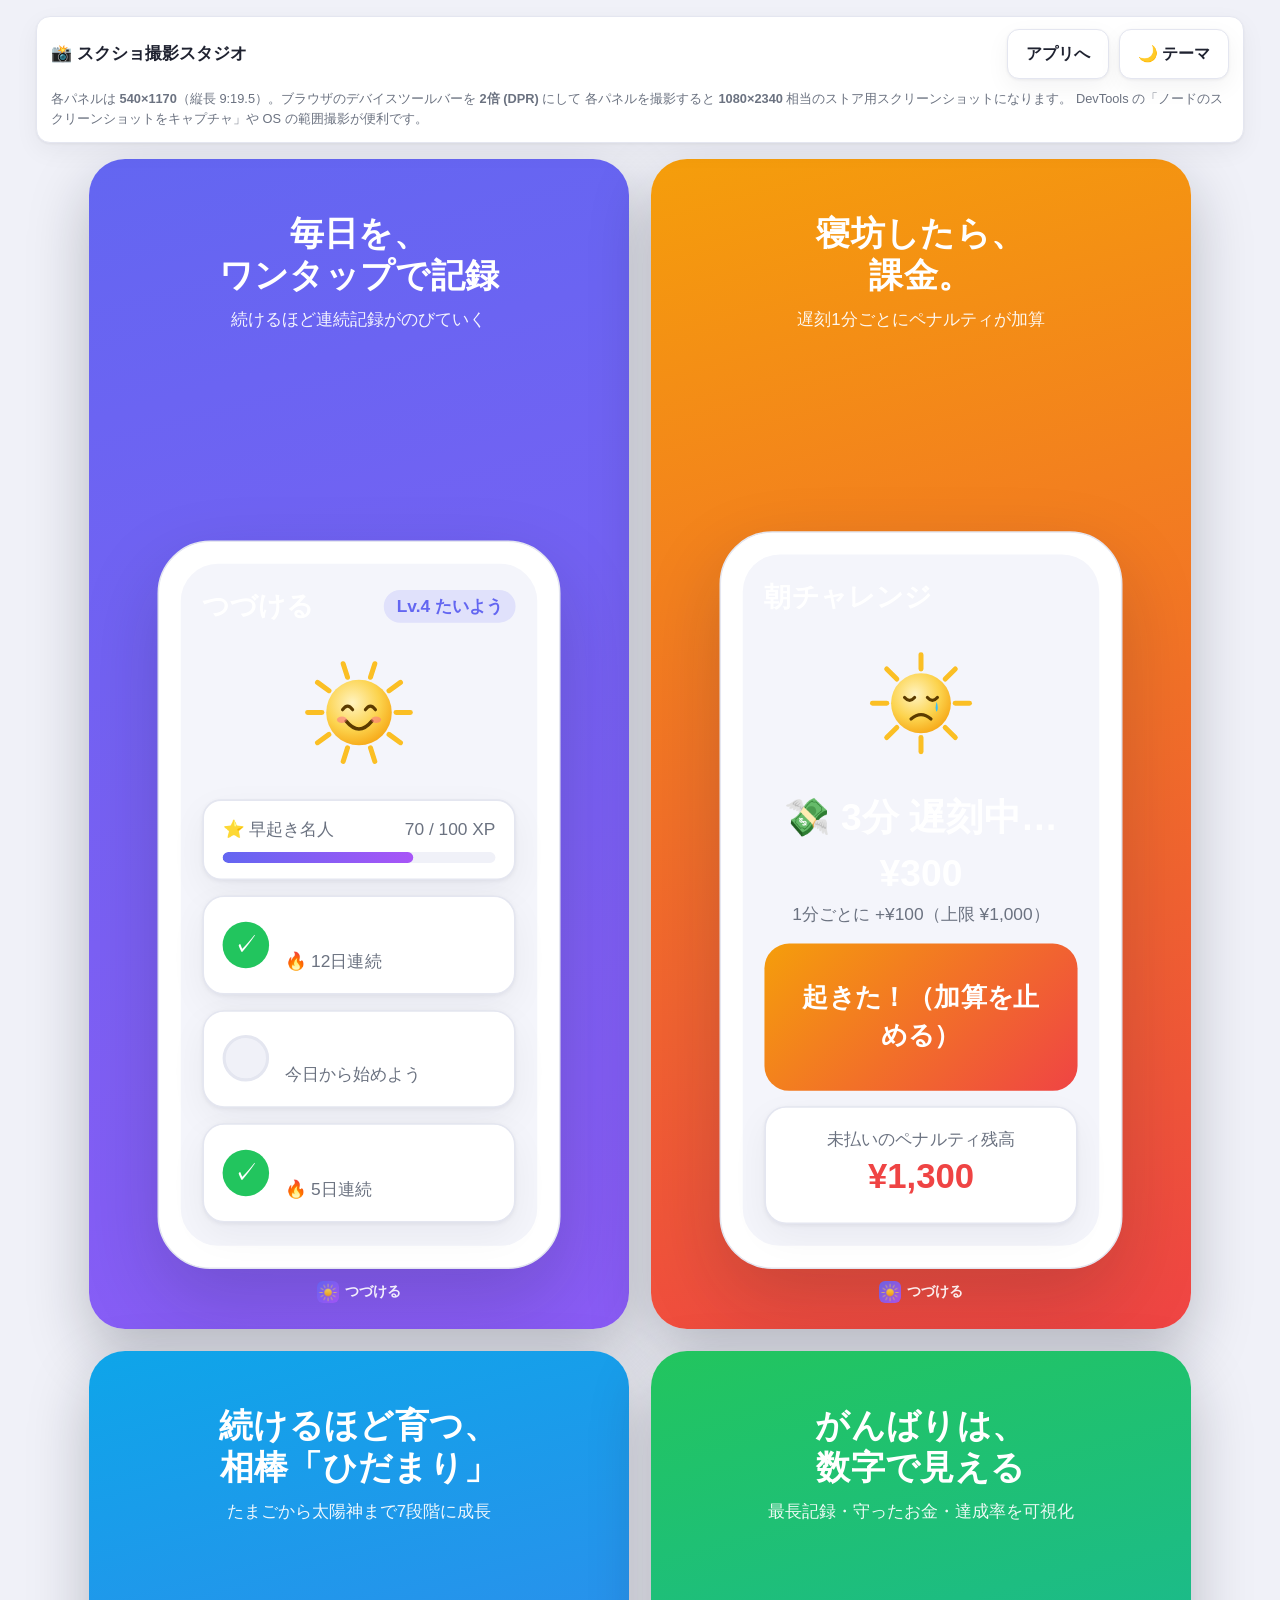
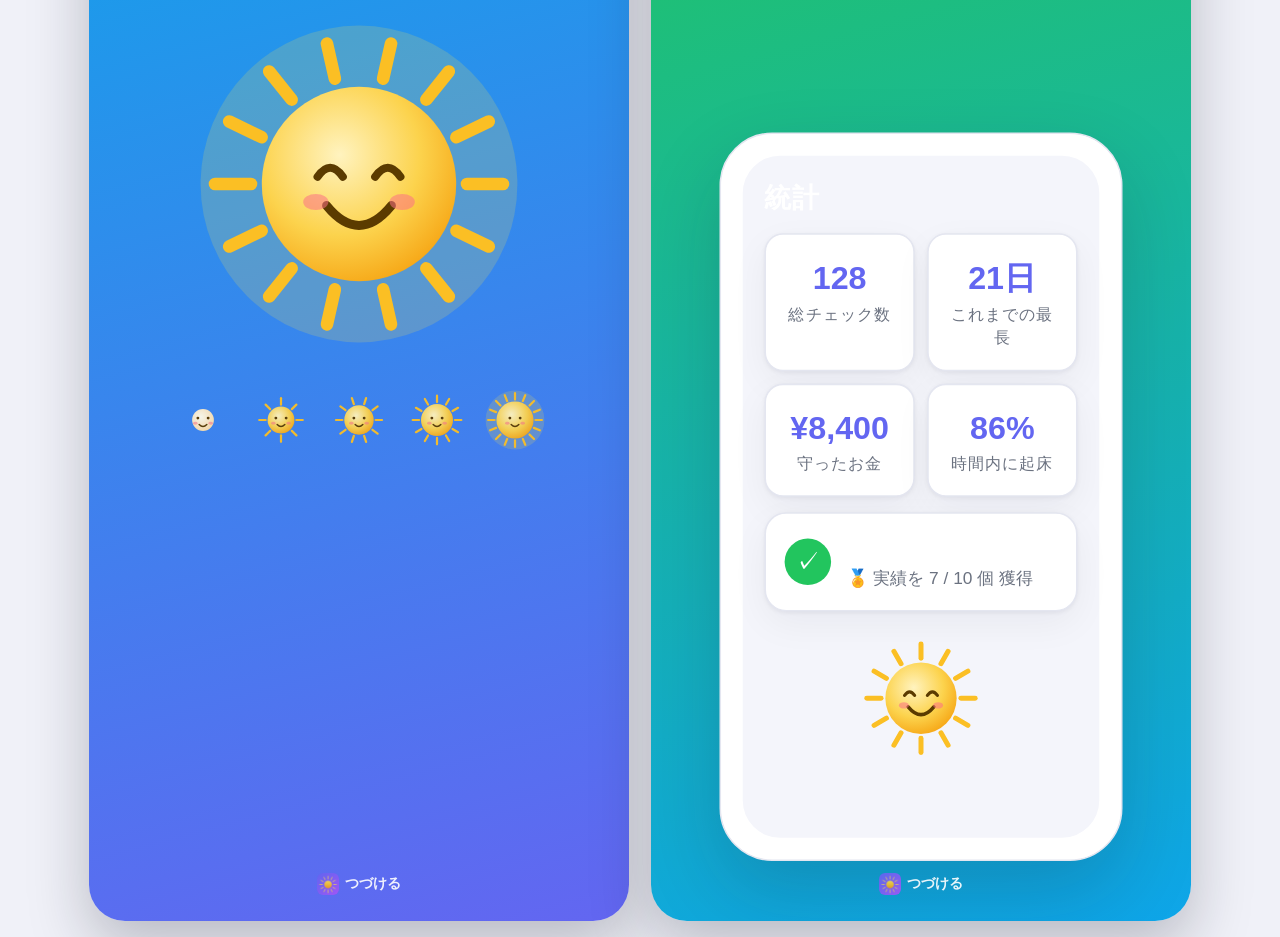
<file: shots.html>
<!DOCTYPE html>
<html lang="ja">
<head>
  <meta charset="UTF-8" />
  <meta name="viewport" content="width=device-width, initial-scale=1.0" />
  <title>スクショ撮影スタジオ — つづける</title>
  <link rel="stylesheet" href="styles.css" />
  <style>
    body { background: var(--surface-2); }
    .studio { max-width: 1240px; margin: 0 auto; padding: 16px; }
    .studio__bar {
      position: sticky; top: 0; z-index: 5; background: var(--surface);
      border: 1px solid var(--border); border-radius: 14px; box-shadow: var(--shadow);
      display: flex; flex-wrap: wrap; align-items: center; gap: 10px; padding: 12px 14px; margin-bottom: 16px;
    }
    .studio__bar h1 { font-size: 1.05rem; margin-right: auto; }
    .studio__hint { width: 100%; font-size: 0.8rem; color: var(--text-muted); line-height: 1.6; }
    .shots { display: flex; flex-wrap: wrap; gap: 22px; justify-content: center; }

    /* 1枚 = 540×1170（撮影時に2倍DPRで 1080×2340 相当のストア画像に） */
    .shot {
      width: 540px; height: 1170px; border-radius: 36px; overflow: hidden;
      display: flex; flex-direction: column; align-items: center;
      color: #fff; position: relative; box-shadow: 0 24px 60px rgba(20,22,40,0.25);
    }
    .shot--a { background: linear-gradient(165deg, #6366f1, #8b5cf6); }
    .shot--b { background: linear-gradient(165deg, #f59e0b, #ef4444); }
    .shot--c { background: linear-gradient(165deg, #0ea5e9, #6366f1); }
    .shot--d { background: linear-gradient(165deg, #22c55e, #0ea5e9); }
    .shot__cap { padding: 54px 40px 10px; text-align: center; }
    .shot__cap h2 { font-size: 2.1rem; font-weight: 900; line-height: 1.25; letter-spacing: 0.01em; }
    .shot__cap p { font-size: 1.05rem; opacity: 0.92; margin-top: 10px; }
    .shot__phone { margin-top: auto; margin-bottom: 60px; transform: scale(1.55); transform-origin: bottom center; }
    .shot__badge {
      position: absolute; bottom: 26px; left: 50%; transform: translateX(-50%);
      font-size: 0.9rem; font-weight: 700; opacity: 0.9; display: flex; align-items: center; gap: 6px;
    }
    .shot__badge img { width: 22px; height: 22px; border-radius: 6px; }

    /* 大きなマスコットだけのシーン */
    .shot__hero-mascot { width: 360px; margin-top: 70px; }
    .shot__hero-mascot .mascot__svg { width: 360px; }
    .shot__stages { display: flex; gap: 14px; margin-top: 24px; opacity: 0.95; }
    .shot__stages .mascot__svg { width: 64px; flex: none; }
  </style>
</head>
<body>
  <div class="studio">
    <div class="studio__bar">
      <h1>📸 スクショ撮影スタジオ</h1>
      <a class="btn btn--ghost" href="index.html">アプリへ</a>
      <button class="btn btn--ghost" id="themeToggle">🌙 テーマ</button>
      <p class="studio__hint">
        各パネルは <strong>540×1170</strong>（縦長 9:19.5）。ブラウザのデバイスツールバーを <strong>2倍 (DPR)</strong> にして
        各パネルを撮影すると <strong>1080×2340</strong> 相当のストア用スクリーンショットになります。
        DevTools の「ノードのスクリーンショットをキャプチャ」や OS の範囲撮影が便利です。
      </p>
    </div>

    <div class="shots">
      <section class="shot shot--a">
        <div class="shot__cap"><h2>毎日を、<br>ワンタップで記録</h2><p>続けるほど連続記録がのびていく</p></div>
        <div class="phone shot__phone"><div class="phone__screen" id="sHome"></div></div>
        <div class="shot__badge"><img src="icons/icon-192.png" alt="" />つづける</div>
      </section>

      <section class="shot shot--b">
        <div class="shot__cap"><h2>寝坊したら、<br>課金。</h2><p>遅刻1分ごとにペナルティが加算</p></div>
        <div class="phone shot__phone"><div class="phone__screen" id="sMorning"></div></div>
        <div class="shot__badge"><img src="icons/icon-192.png" alt="" />つづける</div>
      </section>

      <section class="shot shot--c">
        <div class="shot__cap"><h2>続けるほど育つ、<br>相棒「ひだまり」</h2><p>たまごから太陽神まで7段階に成長</p></div>
        <div class="shot__hero-mascot" id="sMascot"></div>
        <div class="shot__stages" id="sStages"></div>
        <div class="shot__badge"><img src="icons/icon-192.png" alt="" />つづける</div>
      </section>

      <section class="shot shot--d">
        <div class="shot__cap"><h2>がんばりは、<br>数字で見える</h2><p>最長記録・守ったお金・達成率を可視化</p></div>
        <div class="phone shot__phone"><div class="phone__screen" id="sStats"></div></div>
        <div class="shot__badge"><img src="icons/icon-192.png" alt="" />つづける</div>
      </section>
    </div>
  </div>

  <script src="mascot.js"></script>
  <script src="mockups.js"></script>
  <script>
    (function () {
      var saved = localStorage.getItem("tsuzukeru.theme");
      if (saved) document.documentElement.setAttribute("data-theme", saved);
    })();
    document.getElementById("themeToggle").addEventListener("click", function () {
      var cur = document.documentElement.getAttribute("data-theme");
      var next = cur === "dark" ? "light" : "dark";
      document.documentElement.setAttribute("data-theme", next);
      localStorage.setItem("tsuzukeru.theme", next);
    });
    if (window.Mockups) {
      document.getElementById("sHome").innerHTML = Mockups.home();
      document.getElementById("sMorning").innerHTML = Mockups.morning();
      document.getElementById("sStats").innerHTML = Mockups.stats();
    }
    if (window.Mascot) {
      document.getElementById("sMascot").innerHTML = Mascot.art(Mascot.STAGES[5], "happy");
      var stages = [0, 2, 3, 4, 6];
      document.getElementById("sStages").innerHTML = stages
        .map(function (i) { return Mascot.art(Mascot.STAGES[i], "content"); })
        .join("");
    }
  </script>
</body>
</html>
</file>
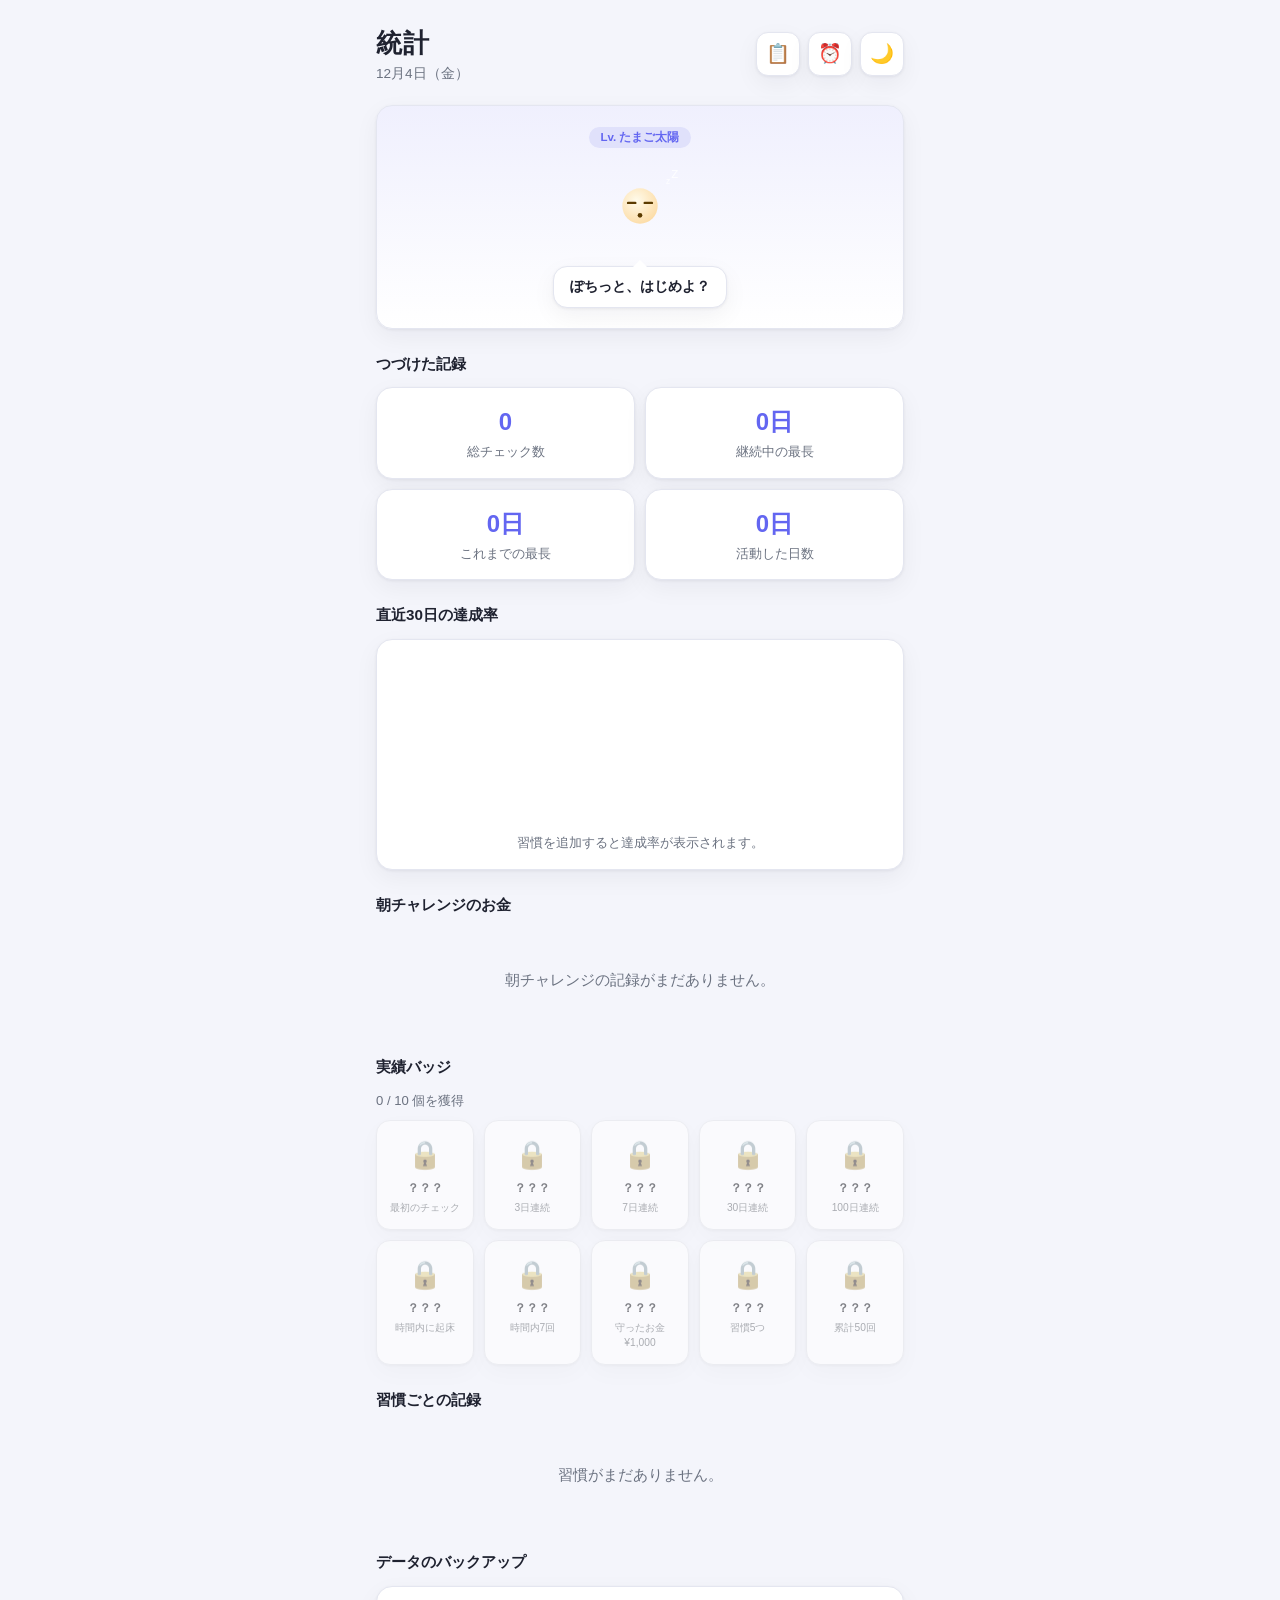
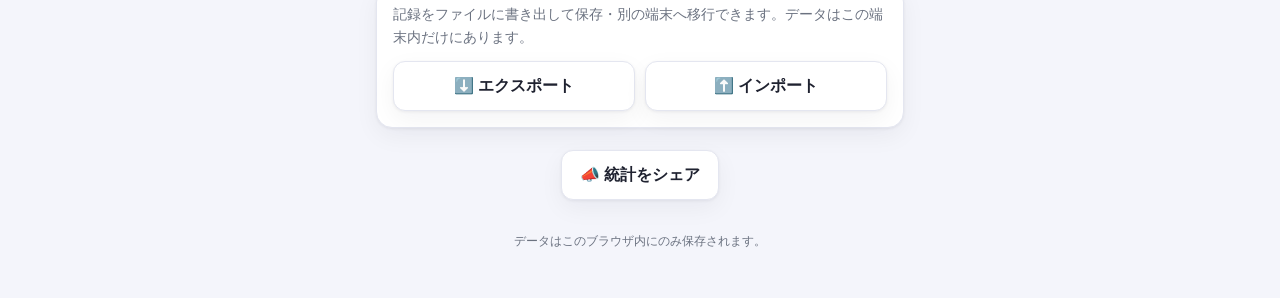
<file: stats.html>
<!DOCTYPE html>
<html lang="ja">
<head>
  <meta charset="UTF-8" />
  <meta name="viewport" content="width=device-width, initial-scale=1.0" />
  <meta name="theme-color" content="#6366f1" />
  <title>統計 — つづける</title>
  <meta name="description" content="続けた記録と、朝チャレンジで守ったお金をふりかえる統計ページ。" />
  <link rel="apple-touch-icon" href="icons/icon-192.png" />
  <link rel="icon" href="icons/icon-192.png" />
  <link rel="manifest" href="manifest.webmanifest" />
  <link rel="stylesheet" href="styles.css" />
</head>
<body>
  <div class="app">
    <header class="header">
      <div class="header__title">
        <h1>統計</h1>
        <p class="header__date" id="todayLabel"></p>
      </div>
      <div class="header__actions">
        <a class="btn btn--icon" href="index.html" title="習慣一覧へ" aria-label="習慣一覧へ">📋</a>
        <a class="btn btn--icon" href="morning.html" title="朝チャレンジ" aria-label="朝チャレンジ">⏰</a>
        <button class="btn btn--icon" id="themeToggle" title="テーマ切り替え" aria-label="テーマ切り替え">🌙</button>
      </div>
    </header>

    <section class="mascot mascot--compact" id="mascot"></section>

    <h2 class="section-title">つづけた記録</h2>
    <section class="statgrid" id="recordStats"></section>

    <h2 class="section-title">直近30日の達成率</h2>
    <section class="chartcard">
      <canvas id="trendChart" width="640" height="220" aria-label="30日間の達成率グラフ"></canvas>
      <p class="chartcard__avg" id="trendAvg"></p>
    </section>

    <h2 class="section-title">朝チャレンジのお金</h2>
    <section class="statgrid" id="moneyStats"></section>

    <h2 class="section-title">実績バッジ</h2>
    <section class="badges" id="badges"></section>

    <h2 class="section-title">習慣ごとの記録</h2>
    <section class="perhabit" id="perHabit"></section>

    <h2 class="section-title">データのバックアップ</h2>
    <section class="backup">
      <p class="backup__lead">記録をファイルに書き出して保存・別の端末へ移行できます。データはこの端末内だけにあります。</p>
      <div class="backup__actions">
        <button class="btn btn--ghost" id="exportBtn">⬇️ エクスポート</button>
        <button class="btn btn--ghost" id="importBtn">⬆️ インポート</button>
        <input type="file" id="importFile" accept="application/json,.json" hidden />
      </div>
      <p class="settings__hint" id="backupHint"></p>
    </section>

    <div class="cta">
      <button class="btn btn--ghost" id="shareBtn">📣 統計をシェア</button>
    </div>

    <footer class="footer">
      <p>データはこのブラウザ内にのみ保存されます。</p>
    </footer>
  </div>

  <script src="fun.js"></script>
  <script src="mascot.js"></script>
  <script src="backup.js"></script>
  <script src="stats.js"></script>
</body>
</html>
</file>
<file: styles.css>
:root {
  --bg: #f4f5fb;
  --surface: #ffffff;
  --surface-2: #f0f1f8;
  --text: #1f2230;
  --text-muted: #6b7280;
  --border: #e4e6f0;
  --primary: #6366f1;
  --primary-soft: #e0e1fb;
  --success: #22c55e;
  --danger: #ef4444;
  --shadow: 0 1px 3px rgba(20, 22, 40, 0.06), 0 8px 24px rgba(20, 22, 40, 0.05);
  --radius: 16px;
}

[data-theme="dark"] {
  --bg: #14151f;
  --surface: #1e2030;
  --surface-2: #262a3d;
  --text: #e9eaf2;
  --text-muted: #9aa0b4;
  --border: #2d3045;
  --primary: #818cf8;
  --primary-soft: #312f5c;
  --success: #34d399;
  --danger: #f87171;
  --shadow: 0 1px 3px rgba(0, 0, 0, 0.3), 0 8px 24px rgba(0, 0, 0, 0.35);
}

* {
  box-sizing: border-box;
  margin: 0;
  padding: 0;
}

body {
  font-family: -apple-system, BlinkMacSystemFont, "Segoe UI", "Hiragino Sans",
    "Noto Sans JP", Meiryo, sans-serif;
  background: var(--bg);
  color: var(--text);
  line-height: 1.5;
  -webkit-font-smoothing: antialiased;
  transition: background 0.2s ease, color 0.2s ease;
}

.app {
  max-width: 560px;
  margin: 0 auto;
  padding: 24px 16px 48px;
}

.header {
  display: flex;
  align-items: center;
  justify-content: space-between;
  margin-bottom: 20px;
}

.header__title h1 {
  font-size: 1.6rem;
  font-weight: 700;
  letter-spacing: 0.02em;
}

.header__date {
  font-size: 0.85rem;
  color: var(--text-muted);
  margin-top: 2px;
}

.header__actions {
  display: flex;
  gap: 8px;
}

.btn {
  font: inherit;
  cursor: pointer;
  border: none;
  border-radius: 12px;
  transition: transform 0.08s ease, background 0.15s ease, opacity 0.15s ease;
}
a.btn { text-decoration: none; display: inline-grid; place-items: center; }
.btn:active { transform: scale(0.94); }

.btn--icon {
  width: 44px;
  height: 44px;
  font-size: 1.2rem;
  background: var(--surface);
  border: 1px solid var(--border);
  box-shadow: var(--shadow);
}

.btn--primary {
  background: var(--primary);
  color: #fff;
  font-weight: 600;
  padding: 0 20px;
}
.btn--primary:hover { opacity: 0.92; }

.btn--ghost {
  background: var(--surface);
  color: var(--text);
  border: 1px solid var(--border);
  font-weight: 600;
  padding: 12px 18px;
  box-shadow: var(--shadow);
}
.btn--ghost:hover { border-color: var(--primary); color: var(--primary); }

.cta { text-align: center; margin-top: 22px; }

/* ===== レベルバー ===== */
.levelbar {
  background: var(--surface);
  border: 1px solid var(--border);
  border-radius: var(--radius);
  box-shadow: var(--shadow);
  padding: 14px 16px;
  margin-bottom: 16px;
}
.levelbar__row {
  display: flex;
  align-items: center;
  gap: 10px;
  font-size: 0.85rem;
  margin-bottom: 8px;
}
.levelbar__badge {
  background: var(--primary);
  color: #fff;
  font-weight: 700;
  padding: 2px 10px;
  border-radius: 999px;
  font-size: 0.8rem;
}
.levelbar__title { font-weight: 600; }
.levelbar__xp { margin-left: auto; color: var(--text-muted); font-size: 0.78rem; }
.levelbar__track {
  height: 8px;
  border-radius: 999px;
  background: var(--surface-2);
  overflow: hidden;
}
.levelbar__fill {
  height: 100%;
  border-radius: 999px;
  background: linear-gradient(90deg, var(--primary), #a855f7);
  transition: width 0.5s ease;
}

/* ===== マスコット ひだまり ===== */
.mascot {
  background: linear-gradient(180deg, color-mix(in srgb, var(--primary) 10%, var(--surface)), var(--surface));
  border: 1px solid var(--border);
  border-radius: var(--radius);
  box-shadow: var(--shadow);
  padding: 18px 16px 20px;
  margin-bottom: 16px;
  text-align: center;
  position: relative;
  overflow: hidden;
}
.mascot__stage {
  font-size: 0.72rem;
  font-weight: 700;
  color: var(--primary);
  background: var(--primary-soft);
  display: inline-block;
  padding: 2px 12px;
  border-radius: 999px;
  margin-bottom: 6px;
}
.mascot__art {
  width: 150px;
  margin: 0 auto;
  animation: mascot-bob 3s ease-in-out infinite;
}
.mascot--compact .mascot__art { width: 104px; }
.mascot__svg { width: 100%; height: auto; display: block; }
.mascot__rays { transform-origin: 100px 100px; animation: mascot-spin 24s linear infinite; }
@keyframes mascot-bob {
  0%, 100% { transform: translateY(0); }
  50% { transform: translateY(-7px); }
}
@keyframes mascot-spin {
  from { transform: rotate(0deg); }
  to { transform: rotate(360deg); }
}
@media (prefers-reduced-motion: reduce) {
  .mascot__art, .mascot__rays { animation: none; }
}
.mascot__bubble {
  display: inline-block;
  position: relative;
  margin-top: 8px;
  background: var(--surface);
  border: 1px solid var(--border);
  border-radius: 14px;
  padding: 9px 16px;
  font-size: 0.9rem;
  font-weight: 600;
  box-shadow: var(--shadow);
  max-width: 90%;
}
.mascot__bubble::before {
  content: "";
  position: absolute;
  top: -7px;
  left: 50%;
  transform: translateX(-50%);
  border-left: 7px solid transparent;
  border-right: 7px solid transparent;
  border-bottom: 7px solid var(--surface);
}

/* ===== 達成カレンダー（ヒートマップ） ===== */
.heatmap {
  background: var(--surface);
  border: 1px solid var(--border);
  border-radius: var(--radius);
  box-shadow: var(--shadow);
  padding: 16px;
  margin-bottom: 22px;
}
.heatmap:empty { display: none; }
.heatmap__head {
  display: flex;
  align-items: center;
  justify-content: space-between;
  margin-bottom: 12px;
}
.heatmap__title { font-size: 0.9rem; font-weight: 700; }
.heatmap__nav {
  width: 32px;
  height: 32px;
  border-radius: 9px;
  border: 1px solid var(--border);
  background: var(--surface-2);
  color: var(--text);
  cursor: pointer;
  font-size: 1.1rem;
  line-height: 1;
}
.heatmap__nav:disabled { opacity: 0.3; cursor: default; }
.heatmap__weekdays,
.heatmap__grid {
  display: grid;
  grid-template-columns: repeat(7, 1fr);
  gap: 5px;
}
.heatmap__weekdays {
  margin-bottom: 6px;
  font-size: 0.66rem;
  color: var(--text-muted);
  text-align: center;
}
.heatmap__cell {
  aspect-ratio: 1;
  border-radius: 7px;
  background: var(--surface-2);
  display: grid;
  place-items: center;
  font-size: 0.66rem;
  color: var(--text-muted);
  position: relative;
}
.heatmap__cell.is-empty { background: transparent; }
.heatmap__cell.lvl-1 { background: color-mix(in srgb, var(--primary) 28%, var(--surface-2)); color: var(--text); }
.heatmap__cell.lvl-2 { background: color-mix(in srgb, var(--primary) 50%, var(--surface-2)); color: #fff; }
.heatmap__cell.lvl-3 { background: color-mix(in srgb, var(--primary) 74%, var(--surface-2)); color: #fff; }
.heatmap__cell.lvl-4 { background: var(--primary); color: #fff; }
.heatmap__cell.is-today { outline: 2px solid var(--text); outline-offset: -2px; }

/* ===== オンボーディング ===== */
.onboard {
  position: fixed;
  inset: 0;
  background: linear-gradient(160deg, #6366f1, #a855f7);
  z-index: 10002;
  display: grid;
  place-items: center;
  padding: 20px;
  overflow-y: auto;
  opacity: 0;
  transition: opacity 0.3s ease;
}
.onboard.show { opacity: 1; }
.onboard__box {
  background: var(--surface);
  border-radius: 24px;
  padding: 24px 22px 22px;
  width: min(440px, 94vw);
  box-shadow: 0 20px 60px rgba(0, 0, 0, 0.35);
  text-align: center;
}
.onboard__mascot { width: 120px; margin: 0 auto 4px; }
.onboard__mascot .mascot__art { width: 120px; animation: mascot-bob 3s ease-in-out infinite; }
.onboard__mascot .mascot__stage { display: none; }
.onboard__title { font-size: 1.35rem; font-weight: 800; }
.onboard__lead { font-size: 0.9rem; color: var(--text-muted); margin: 6px 0 18px; }
.onboard__q { text-align: left; font-size: 0.88rem; font-weight: 700; margin: 16px 0 10px; }
.onboard__chips { display: flex; flex-wrap: wrap; gap: 8px; }
.chip {
  font: inherit;
  font-size: 0.85rem;
  padding: 9px 14px;
  border-radius: 999px;
  border: 1px solid var(--border);
  background: var(--surface-2);
  color: var(--text);
  cursor: pointer;
  transition: all 0.12s ease;
}
.chip.is-on { background: var(--primary); color: #fff; border-color: var(--primary); }
.onboard__input,
.onboard__time {
  width: 100%;
  font: inherit;
  margin-top: 10px;
  padding: 12px 14px;
  border-radius: 12px;
  border: 1px solid var(--border);
  background: var(--surface-2);
  color: var(--text);
}
.onboard__time { width: auto; min-width: 140px; }
.onboard__actions { display: flex; flex-direction: column; gap: 8px; margin-top: 22px; }
.onboard__actions .btn { width: 100%; padding: 14px; font-size: 1.05rem; }
.onboard__skip { background: transparent; color: var(--text-muted); }

/* ===== 設定スイッチ ===== */
.field--switch { gap: 10px; }
.switch {
  display: flex;
  align-items: center;
  gap: 10px;
  font-size: 0.9rem;
  color: var(--text);
  cursor: pointer;
}
.switch input[type="checkbox"] { width: 20px; height: 20px; accent-color: var(--primary); }
.switch__time {
  margin-left: auto;
  font: inherit;
  padding: 6px 8px;
  border-radius: 8px;
  border: 1px solid var(--border);
  background: var(--surface-2);
  color: var(--text);
}

/* ===== 統計ページ ===== */
.statgrid {
  display: grid;
  grid-template-columns: repeat(2, 1fr);
  gap: 10px;
  margin-bottom: 8px;
}
.statcard {
  background: var(--surface);
  border: 1px solid var(--border);
  border-radius: var(--radius);
  box-shadow: var(--shadow);
  padding: 16px;
  text-align: center;
}
.statcard__num { font-size: 1.5rem; font-weight: 800; color: var(--primary); }
.statcard__label { font-size: 0.8rem; color: var(--text-muted); margin-top: 2px; }
.statcard__sub { font-size: 0.66rem; color: var(--text-muted); margin-top: 4px; }

.chartcard {
  background: var(--surface);
  border: 1px solid var(--border);
  border-radius: var(--radius);
  box-shadow: var(--shadow);
  padding: 16px;
}
.chartcard canvas { width: 100%; display: block; }
.chartcard__avg { text-align: center; font-size: 0.82rem; color: var(--text-muted); margin-top: 8px; }

.badges__count {
  font-size: 0.82rem;
  color: var(--text-muted);
  margin-bottom: 10px;
}
.badges__grid {
  display: grid;
  grid-template-columns: repeat(auto-fill, minmax(96px, 1fr));
  gap: 10px;
}
.badge {
  background: var(--surface);
  border: 1px solid var(--border);
  border-radius: 14px;
  box-shadow: var(--shadow);
  padding: 14px 8px;
  text-align: center;
}
.badge.is-locked { opacity: 0.55; filter: grayscale(0.6); }
.badge__icon { font-size: 1.7rem; }
.badge__title { font-size: 0.74rem; font-weight: 700; margin-top: 4px; }
.badge__desc { font-size: 0.64rem; color: var(--text-muted); margin-top: 2px; }

.perhabit {
  display: flex;
  flex-direction: column;
  gap: 8px;
}
.perhabit__row {
  background: var(--surface);
  border: 1px solid var(--border);
  border-radius: 12px;
  box-shadow: var(--shadow);
  padding: 12px 14px;
}
.perhabit__name { font-weight: 600; }
.perhabit__stats {
  display: flex;
  gap: 14px;
  font-size: 0.78rem;
  color: var(--text-muted);
  margin-top: 4px;
}

/* ===== 端末モックアップ（紹介・撮影用） ===== */
.phone {
  width: 260px;
  background: var(--surface);
  border-radius: 34px;
  padding: 14px;
  border: 1px solid var(--border);
  box-shadow: 0 20px 50px rgba(20, 22, 40, 0.18);
}
.phone__screen {
  background: var(--bg);
  border-radius: 24px;
  padding: 14px;
  min-height: 440px;
  display: flex;
  flex-direction: column;
  gap: 10px;
}
.mk-row { display: flex; align-items: center; gap: 8px; }
.mk-title { font-weight: 800; font-size: 1.1rem; }
.mk-spacer { flex: 1; }
.mk-chip { font-size: 0.7rem; background: var(--primary-soft); color: var(--primary); padding: 2px 8px; border-radius: 999px; font-weight: 700; }
.mk-card { background: var(--surface); border: 1px solid var(--border); border-radius: 14px; padding: 12px; display: flex; align-items: center; gap: 10px; box-shadow: var(--shadow); }
.mk-check { width: 30px; height: 30px; border-radius: 50%; background: var(--success); color: #fff; display: grid; place-items: center; flex: none; }
.mk-check.off { background: var(--surface-2); border: 2px solid var(--border); }
.mk-h { font-size: 0.86rem; font-weight: 600; }
.mk-s { font-size: 0.7rem; color: var(--text-muted); }
.mk-mascot { width: 92px; margin: 0 auto; }
.mk-mascot .mascot__art { width: 92px; }
.mk-mascot .mascot__stage, .mk-mascot .mascot__bubble { display: none; }
.mk-wake { text-align: center; color: #fff; font-weight: 800; font-size: 1.05rem; padding: 22px; border-radius: 16px; background: linear-gradient(135deg, #f59e0b, #ef4444); }
.mk-status { text-align: center; }
.mk-status .big { font-size: 1.5rem; font-weight: 800; }
.mk-bal { background: var(--surface); border: 1px solid var(--border); border-radius: 14px; padding: 12px; text-align: center; box-shadow: var(--shadow); }
.mk-bal .amt { font-size: 1.4rem; font-weight: 800; color: var(--danger); }
.mk-level { background: var(--surface); border: 1px solid var(--border); border-radius: 12px; padding: 10px 12px; box-shadow: var(--shadow); }
.mk-level__track { height: 7px; border-radius: 999px; background: var(--surface-2); margin-top: 6px; overflow: hidden; }
.mk-level__fill { height: 100%; background: linear-gradient(90deg, var(--primary), #a855f7); border-radius: 999px; }
.mk-stat { display: grid; grid-template-columns: repeat(2, 1fr); gap: 8px; }
.mk-statcard { background: var(--surface); border: 1px solid var(--border); border-radius: 12px; padding: 12px; text-align: center; box-shadow: var(--shadow); }
.mk-statcard .n { font-size: 1.3rem; font-weight: 800; color: var(--primary); }
.mk-statcard .l { font-size: 0.66rem; color: var(--text-muted); }

/* ===== バックアップ ===== */
.backup {
  background: var(--surface);
  border: 1px solid var(--border);
  border-radius: var(--radius);
  box-shadow: var(--shadow);
  padding: 16px;
}
.backup__lead { font-size: 0.85rem; color: var(--text-muted); line-height: 1.7; }
.backup__actions { display: flex; gap: 10px; margin-top: 12px; flex-wrap: wrap; }
.backup__actions .btn { flex: 1; min-width: 130px; }

/* ===== トースト ===== */
#fun-toast-host {
  position: fixed;
  left: 50%;
  bottom: 28px;
  transform: translateX(-50%);
  display: flex;
  flex-direction: column;
  gap: 8px;
  z-index: 10000;
  pointer-events: none;
  width: max-content;
  max-width: 90vw;
}
.fun-toast {
  display: flex;
  align-items: center;
  gap: 8px;
  background: #1f2230;
  color: #fff;
  padding: 12px 18px;
  border-radius: 14px;
  font-size: 0.9rem;
  font-weight: 600;
  box-shadow: 0 10px 30px rgba(0, 0, 0, 0.3);
  opacity: 0;
  transform: translateY(16px) scale(0.96);
  transition: opacity 0.3s ease, transform 0.3s ease;
}
.fun-toast.show { opacity: 1; transform: translateY(0) scale(1); }
.fun-toast__icon { font-size: 1.2rem; }

/* ===== シェアモーダル ===== */
.fun-modal {
  position: fixed;
  inset: 0;
  background: rgba(10, 11, 20, 0.6);
  backdrop-filter: blur(4px);
  display: grid;
  place-items: center;
  z-index: 10001;
  opacity: 0;
  transition: opacity 0.25s ease;
  padding: 20px;
}
.fun-modal.show { opacity: 1; }
.fun-modal__box {
  background: var(--surface);
  border-radius: 20px;
  padding: 16px;
  width: min(360px, 92vw);
  box-shadow: var(--shadow);
}
.fun-modal__preview img {
  width: 100%;
  border-radius: 14px;
  display: block;
}
.fun-modal__actions {
  display: flex;
  flex-direction: column;
  gap: 8px;
  margin-top: 14px;
}
.fun-modal__actions .btn { width: 100%; padding: 13px; }
.fun-modal__ghost {
  background: var(--surface-2);
  color: var(--text);
}

.summary {
  display: grid;
  grid-template-columns: repeat(3, 1fr);
  gap: 10px;
  margin-bottom: 22px;
}
.summary__card {
  background: var(--surface);
  border: 1px solid var(--border);
  border-radius: var(--radius);
  padding: 14px 12px;
  text-align: center;
  box-shadow: var(--shadow);
}
.summary__num {
  font-size: 1.5rem;
  font-weight: 700;
  color: var(--primary);
}
.summary__label {
  font-size: 0.72rem;
  color: var(--text-muted);
  margin-top: 2px;
}

.habit-list {
  list-style: none;
  display: flex;
  flex-direction: column;
  gap: 12px;
}

.habit {
  background: var(--surface);
  border: 1px solid var(--border);
  border-radius: var(--radius);
  padding: 16px;
  box-shadow: var(--shadow);
  animation: pop 0.2s ease;
}
@keyframes pop {
  from { opacity: 0; transform: translateY(6px); }
  to { opacity: 1; transform: translateY(0); }
}

.habit__top {
  display: flex;
  align-items: center;
  gap: 12px;
}

.habit__check {
  flex: 0 0 auto;
  width: 40px;
  height: 40px;
  border-radius: 50%;
  border: 2px solid var(--border);
  background: var(--surface-2);
  cursor: pointer;
  font-size: 1.1rem;
  display: grid;
  place-items: center;
  color: transparent;
  transition: all 0.15s ease;
}
.habit__check:active { transform: scale(0.88); }
.habit__check.done {
  background: var(--success);
  border-color: var(--success);
  color: #fff;
}

.habit__body { flex: 1 1 auto; min-width: 0; }
.habit__name {
  font-weight: 600;
  font-size: 1.02rem;
  word-break: break-word;
}
.habit__name.done { text-decoration: line-through; color: var(--text-muted); }

.habit__streak {
  font-size: 0.8rem;
  color: var(--text-muted);
  margin-top: 2px;
}
.habit__streak strong { color: var(--primary); }

.habit__delete {
  flex: 0 0 auto;
  background: transparent;
  border: none;
  color: var(--text-muted);
  cursor: pointer;
  font-size: 1.1rem;
  padding: 6px;
  border-radius: 8px;
  line-height: 1;
}
.habit__delete:hover { color: var(--danger); background: var(--surface-2); }

.week {
  display: flex;
  gap: 6px;
  margin-top: 14px;
}
.week__day {
  flex: 1;
  text-align: center;
}
.week__dot {
  width: 26px;
  height: 26px;
  margin: 0 auto 4px;
  border-radius: 8px;
  background: var(--surface-2);
  border: 1px solid var(--border);
  display: grid;
  place-items: center;
  font-size: 0.7rem;
  color: var(--text-muted);
}
.week__dot.done {
  background: var(--primary-soft);
  border-color: var(--primary);
  color: var(--primary);
}
.week__dot.today { outline: 2px solid var(--primary); outline-offset: 1px; }
.week__label {
  font-size: 0.62rem;
  color: var(--text-muted);
}

.empty {
  text-align: center;
  color: var(--text-muted);
  padding: 40px 20px;
  font-size: 0.95rem;
}

.add-form {
  display: flex;
  gap: 10px;
  margin-top: 24px;
}
.add-form__input {
  flex: 1;
  font: inherit;
  padding: 13px 16px;
  border-radius: 12px;
  border: 1px solid var(--border);
  background: var(--surface);
  color: var(--text);
}
.add-form__input:focus {
  outline: none;
  border-color: var(--primary);
  box-shadow: 0 0 0 3px var(--primary-soft);
}

.footer {
  margin-top: 32px;
  text-align: center;
  font-size: 0.75rem;
  color: var(--text-muted);
}

/* ===== 朝チャレンジ ===== */

.section-title {
  font-size: 0.95rem;
  font-weight: 700;
  margin: 24px 0 12px;
}

.morning-status {
  border-radius: var(--radius);
  border: 1px solid var(--border);
  background: var(--surface);
  box-shadow: var(--shadow);
  padding: 26px 20px;
  text-align: center;
  margin-bottom: 16px;
}
.morning-status__icon { font-size: 2.6rem; line-height: 1; }
.morning-status__title { font-size: 1.25rem; font-weight: 700; margin-top: 10px; }
.morning-status__sub { font-size: 0.9rem; color: var(--text-muted); margin-top: 4px; }
.morning-status.is-pending { border-color: var(--primary); }
.morning-status.is-done {
  border-color: var(--success);
  background: linear-gradient(180deg, color-mix(in srgb, var(--success) 12%, var(--surface)), var(--surface));
}
.morning-status.is-failed { border-color: var(--danger); }

.wake { text-align: center; margin-bottom: 16px; }
.wake__btn {
  width: 100%;
  font: inherit;
  font-size: 1.4rem;
  font-weight: 800;
  letter-spacing: 0.05em;
  color: #fff;
  border: none;
  border-radius: var(--radius);
  padding: 28px;
  cursor: pointer;
  background: linear-gradient(135deg, #f59e0b, #ef4444);
  box-shadow: 0 8px 24px rgba(239, 68, 68, 0.3);
  transition: transform 0.08s ease, box-shadow 0.15s ease;
}
.wake__btn:active { transform: scale(0.97); box-shadow: 0 4px 12px rgba(239, 68, 68, 0.3); }
.wake__note { font-size: 0.78rem; color: var(--text-muted); margin-top: 8px; }

.wake__challenge {
  background: var(--surface);
  border: 1px solid var(--border);
  border-radius: var(--radius);
  box-shadow: var(--shadow);
  padding: 24px 20px;
}
.wake__progress { font-size: 0.78rem; color: var(--text-muted); }
.wake__problem { font-size: 2.4rem; font-weight: 800; margin: 10px 0 18px; }
#answerForm { display: flex; gap: 10px; }
.wake__answer {
  flex: 1;
  font: inherit;
  font-size: 1.3rem;
  text-align: center;
  padding: 12px;
  border-radius: 12px;
  border: 1px solid var(--border);
  background: var(--surface-2);
  color: var(--text);
}
.wake__answer:focus { outline: none; border-color: var(--primary); box-shadow: 0 0 0 3px var(--primary-soft); }
.wake__wrong { color: var(--danger); font-size: 0.85rem; margin-top: 12px; }

.balance {
  background: var(--surface);
  border: 1px solid var(--border);
  border-radius: var(--radius);
  box-shadow: var(--shadow);
  padding: 18px 20px;
}
.balance__label { font-size: 0.8rem; color: var(--text-muted); }
.balance__amount { font-size: 2rem; font-weight: 800; margin-top: 2px; }
.balance__amount.is-owed { color: var(--danger); }
.balance__live { font-size: 0.78rem; color: var(--danger); margin-top: 2px; }
.balance__stats {
  display: flex;
  gap: 16px;
  font-size: 0.85rem;
  color: var(--text-muted);
  margin: 12px 0;
}
.balance__actions .btn { width: 100%; padding: 12px; }
.btn--primary:disabled { opacity: 0.45; cursor: not-allowed; }

.settings {
  background: var(--surface);
  border: 1px solid var(--border);
  border-radius: var(--radius);
  box-shadow: var(--shadow);
  padding: 0 18px;
  margin-top: 16px;
}
.settings summary {
  cursor: pointer;
  padding: 16px 0;
  font-weight: 600;
  list-style: none;
}
.settings summary::-webkit-details-marker { display: none; }
.settings summary::before { content: "⚙️ "; }
.settings__form { padding-bottom: 18px; display: flex; flex-direction: column; gap: 14px; }
.field { display: flex; flex-direction: column; gap: 6px; font-size: 0.85rem; color: var(--text-muted); }
.field input {
  font: inherit;
  color: var(--text);
  padding: 11px 13px;
  border-radius: 10px;
  border: 1px solid var(--border);
  background: var(--surface-2);
}
.field input:focus { outline: none; border-color: var(--primary); box-shadow: 0 0 0 3px var(--primary-soft); }
.settings__hint { font-size: 0.75rem; color: var(--text-muted); }

.log { list-style: none; display: flex; flex-direction: column; gap: 2px; }
.log__row {
  display: grid;
  grid-template-columns: 90px 28px 1fr;
  align-items: center;
  gap: 8px;
  padding: 9px 12px;
  border-radius: 10px;
  font-size: 0.88rem;
}
.log__row:nth-child(odd) { background: var(--surface); }
.log__date { color: var(--text-muted); }
.log__badge { text-align: center; }
</file>
